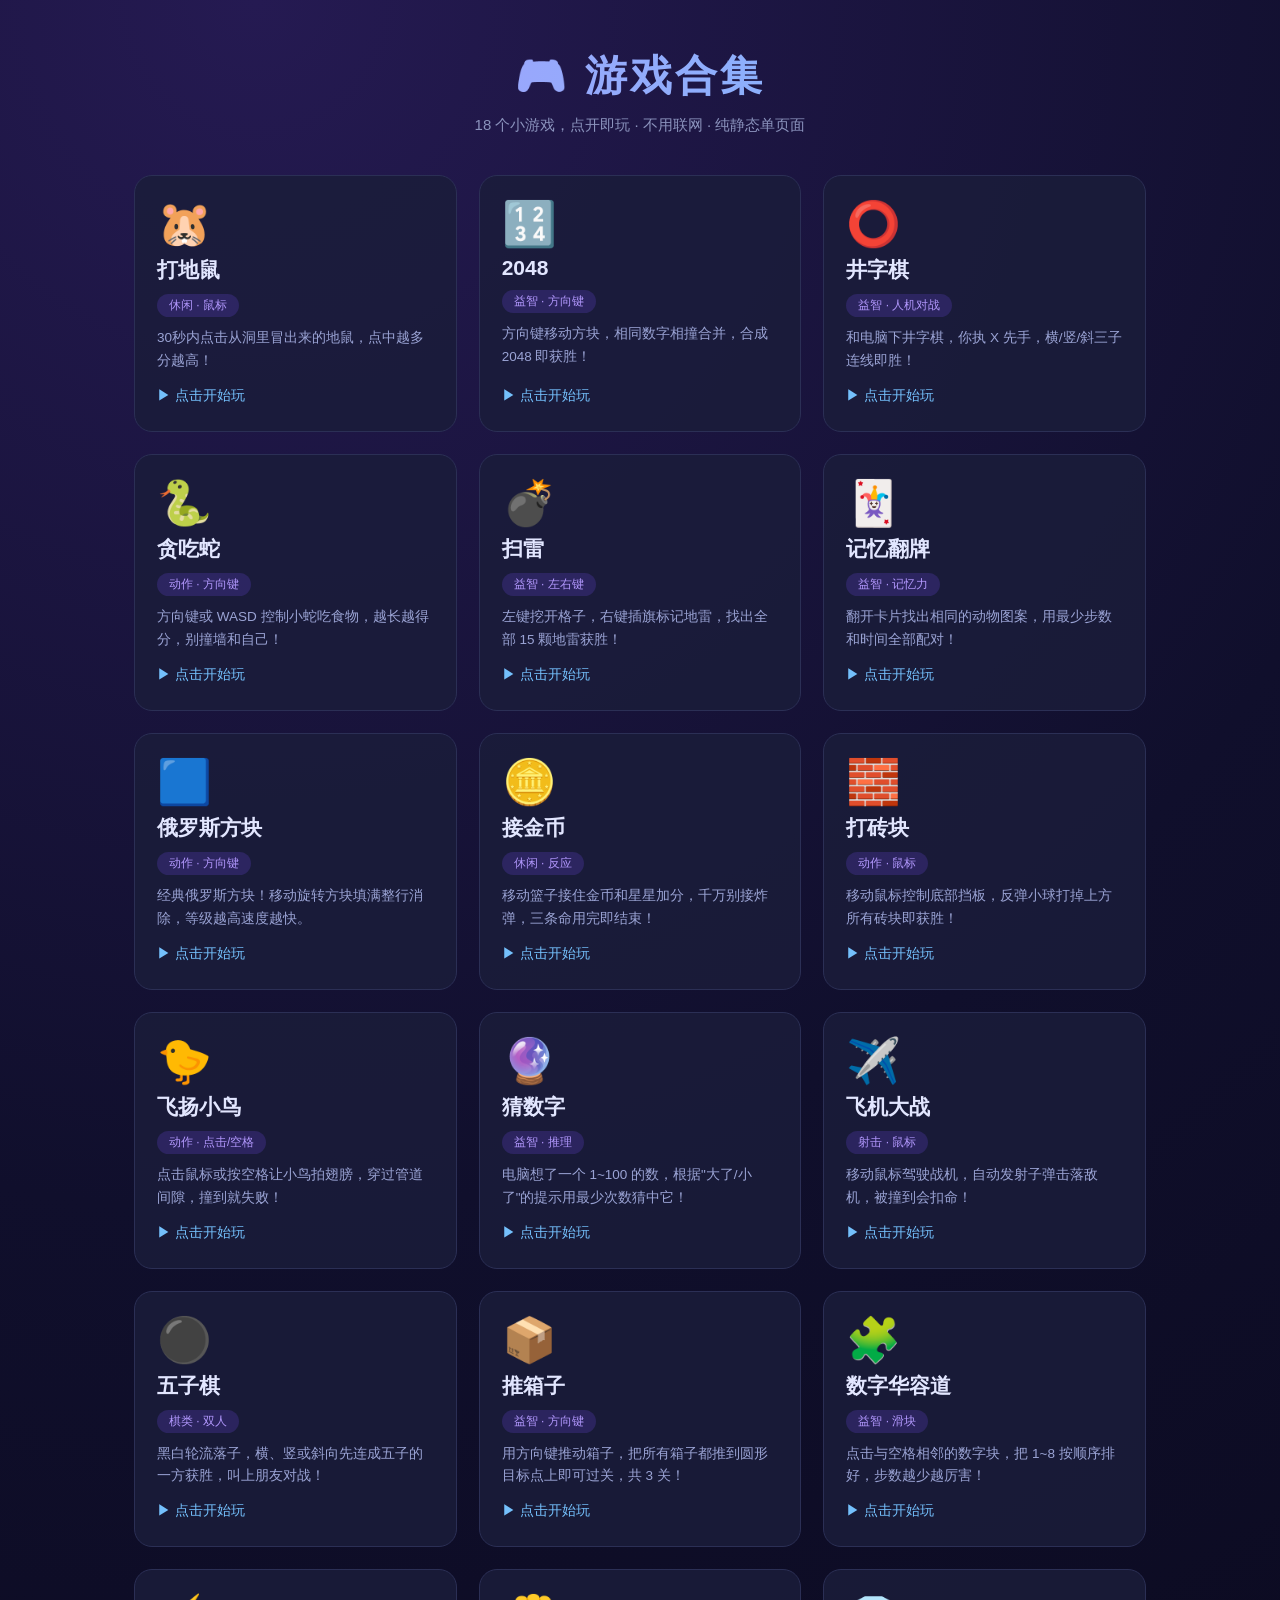
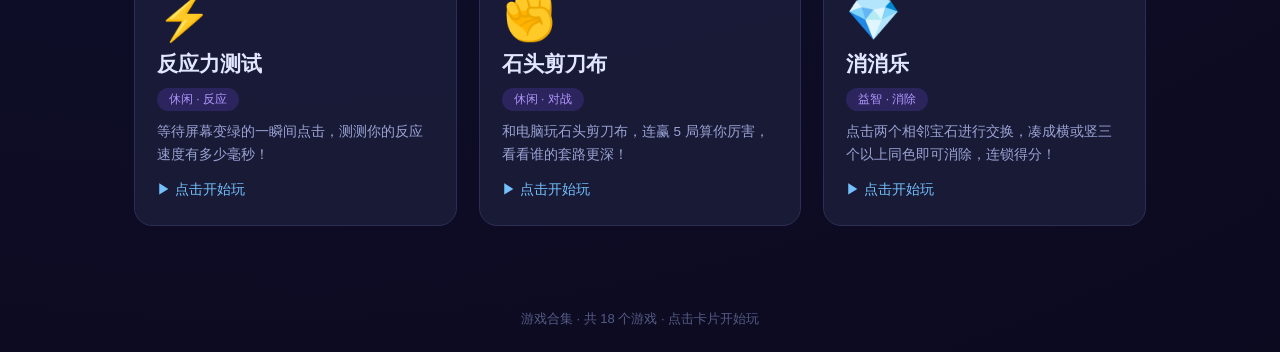
<file: index.html>
<!DOCTYPE html>
<html lang="zh-CN">
<head>
<meta charset="UTF-8">
<meta name="viewport" content="width=device-width, initial-scale=1.0">
<title>🎮 游戏合集 - 18个小游戏点开即玩</title>
<style>
  /* ============ 页面整体样式 ============ */
  * { margin: 0; padding: 0; box-sizing: border-box; }
  body {
    background: radial-gradient(circle at 20% 0%, #251a52 0%, #100f2c 55%, #0b0a1f 100%);
    min-height: 100vh;
    font-family: "Microsoft YaHei", "PingFang SC", sans-serif;
    color: #e2e6ff;
    user-select: none;
  }

  /* 顶部标题 */
  header {
    text-align: center;
    padding: 48px 20px 30px;
  }
  header h1 {
    font-size: 42px;
    background: linear-gradient(90deg, #b197fc, #74c0fc);
    -webkit-background-clip: text;
    background-clip: text;
    -webkit-text-fill-color: transparent;
    letter-spacing: 3px;
  }
  header p {
    margin-top: 12px;
    color: #8b93bd;
    font-size: 15px;
  }

  /* 游戏卡片网格 */
  main.grid {
    max-width: 1060px;
    margin: 0 auto;
    padding: 10px 24px 60px;
    display: grid;
    grid-template-columns: repeat(3, 1fr);
    gap: 22px;
  }
  @media (max-width: 900px) { main.grid { grid-template-columns: repeat(2, 1fr); } }
  @media (max-width: 600px) { main.grid { grid-template-columns: 1fr; } }

  .card {
    background: rgba(26, 29, 58, .85);
    border: 1px solid #2b2f55;
    border-radius: 18px;
    padding: 26px 22px;
    cursor: pointer;
    transition: transform .15s, box-shadow .15s, border-color .15s;
    display: flex;
    flex-direction: column;
    gap: 10px;
  }
  .card:hover {
    transform: translateY(-5px);
    border-color: #7048e8;
    box-shadow: 0 12px 30px rgba(112, 72, 232, .28);
  }
  .card-icon {
    font-size: 44px;
    line-height: 1;
  }
  .card-title {
    font-size: 21px;
    font-weight: bold;
  }
  .card-tag {
    display: inline-block;
    align-self: flex-start;
    font-size: 12px;
    padding: 3px 12px;
    border-radius: 20px;
    background: rgba(112, 72, 232, .22);
    color: #b197fc;
  }
  .card-desc {
    font-size: 13.5px;
    color: #9aa3d4;
    line-height: 1.7;
    flex: 1;
  }
  .card-play {
    margin-top: 4px;
    font-size: 14px;
    color: #74c0fc;
  }

  footer {
    text-align: center;
    color: #555c85;
    font-size: 13px;
    padding: 24px;
  }

  /* ============ 游戏运行弹窗（全屏覆盖） ============ */
  .player {
    position: fixed;
    inset: 0;
    background: #0b0a1f;
    z-index: 100;
    display: flex;
    flex-direction: column;
  }
  .player.hidden { display: none; }
  .player-bar {
    height: 54px;
    flex-shrink: 0;
    background: #141733;
    border-bottom: 1px solid #2b2f55;
    display: flex;
    align-items: center;
    gap: 18px;
    padding: 0 18px;
  }
  .back-btn {
    padding: 8px 18px;
    font-size: 14px;
    border: none;
    border-radius: 9px;
    background: linear-gradient(90deg, #7048e8, #4263eb);
    color: #fff;
    cursor: pointer;
    font-family: inherit;
  }
  .back-btn:hover { filter: brightness(1.1); }
  #playerTitle { font-size: 17px; font-weight: bold; color: #dce2ff; }
  #frame {
    flex: 1;
    width: 100%;
    border: none;
    background: #fff;
  }
</style>
</head>
<body>

  <header>
    <h1>🎮 游戏合集</h1>
    <p>18 个小游戏，点开即玩 · 不用联网 · 纯静态单页面</p>
  </header>

  <!-- 游戏卡片由下面的脚本自动生成 -->
  <main class="grid" id="grid"></main>

  <footer>游戏合集 · 共 18 个游戏 · 点击卡片开始玩</footer>

  <!-- 游戏运行容器：默认隐藏，点卡片后全屏显示 -->
  <div class="player hidden" id="player">
    <div class="player-bar">
      <button class="back-btn" id="backBtn">← 返回游戏列表</button>
      <span id="playerTitle"></span>
    </div>
    <!--
      游戏在独立沙箱 iframe 里运行：
      allow-scripts 允许游戏脚本运行；不允许同源访问，游戏之间完全隔离。
      srcdoc 在打开游戏时才填入游戏的完整 HTML 代码。
    -->
    <iframe id="frame" sandbox="allow-scripts allow-pointer-lock allow-popups"></iframe>
  </div>

<script>
/* ============================================================
   9 个游戏的数据：每个游戏都是一个完整独立的 HTML 文件内容，
   原封不动地存在 html 字段里，运行时整体放进 iframe。
   ============================================================ */
var GAMES = [

/* ---------------- 游戏 1：打地鼠 ---------------- */
{
  title: '打地鼠',
  icon: '🐹',
  tag: '休闲 · 鼠标',
  desc: '30秒内点击从洞里冒出来的地鼠，点中越多分越高！',
  color: '#7048e8',
  html: `<!DOCTYPE html>
<html lang="zh-CN">
<head>
<meta charset="utf-8">
<title>打地鼠</title>
<style>
  * { margin: 0; padding: 0; box-sizing: border-box; }
  body {
    background: linear-gradient(135deg, #1a1d3a, #2d1b4e);
    min-height: 100vh;
    display: flex;
    flex-direction: column;
    align-items: center;
    justify-content: center;
    font-family: "Microsoft YaHei", sans-serif;
    color: #fff;
    user-select: none;
  }
  h1 { font-size: 32px; margin-bottom: 10px; letter-spacing: 4px; }
  .info {
    display: flex;
    gap: 30px;
    font-size: 18px;
    margin-bottom: 20px;
  }
  .info span { color: #ffd43b; font-weight: bold; }
  .board {
    display: grid;
    grid-template-columns: repeat(3, 100px);
    grid-template-rows: repeat(3, 100px);
    gap: 14px;
  }
  .hole {
    background: radial-gradient(circle, #2c1810, #1a0f08);
    border-radius: 50%;
    position: relative;
    overflow: hidden;
    cursor: pointer;
    box-shadow: inset 0 6px 12px rgba(0,0,0,.6);
  }
  .mole {
    position: absolute;
    bottom: -70px;
    left: 50%;
    transform: translateX(-50%);
    font-size: 54px;
    transition: bottom .15s ease-out;
    pointer-events: none;
  }
  .hole.up .mole { bottom: 12px; }
  .hole.hit .mole { transform: translateX(-50%) scale(.6); opacity: .4; }
  .start-btn {
    margin-top: 24px;
    padding: 12px 36px;
    font-size: 18px;
    border: none;
    border-radius: 10px;
    background: linear-gradient(90deg, #7048e8, #4263eb);
    color: #fff;
    cursor: pointer;
    box-shadow: 0 4px 14px rgba(112,72,232,.4);
  }
  .start-btn:hover { transform: translateY(-2px); }
  .over {
    position: fixed;
    inset: 0;
    background: rgba(0,0,0,.75);
    display: none;
    align-items: center;
    justify-content: center;
    flex-direction: column;
    gap: 16px;
    font-size: 24px;
  }
  .over.show { display: flex; }
  .over h2 { font-size: 40px; color: #ffd43b; }
</style>
</head>
<body>
  <h1>🔨 打地鼠</h1>
  <div class="info">
    <div>得分：<span id="score">0</span></div>
    <div>时间：<span id="time">30</span>s</div>
  </div>
  <div class="board" id="board"></div>
  <button class="start-btn" id="startBtn">开始游戏</button>

  <div class="over" id="over">
    <h2>时间到！</h2>
    <p>你的得分：<span id="finalScore" style="color:#ffd43b;font-weight:bold;">0</span></p>
    <button class="start-btn" onclick="restart()">再玩一次</button>
  </div>

<script>
  const board = document.getElementById('board');
  const scoreEl = document.getElementById('score');
  const timeEl = document.getElementById('time');
  const over = document.getElementById('over');
  const startBtn = document.getElementById('startBtn');

  let score = 0, timeLeft = 30, timer = null, moleTimer = null, running = false;

  // 生成 9 个洞
  for (let i = 0; i < 9; i++) {
    const hole = document.createElement('div');
    hole.className = 'hole';
    hole.innerHTML = '<div class="mole">🐹</div>';
    hole.addEventListener('click', () => whack(hole));
    board.appendChild(hole);
  }

  function whack(hole) {
    if (!running || !hole.classList.contains('up') || hole.classList.contains('hit')) return;
    score++;
    scoreEl.textContent = score;
    hole.classList.add('hit');
    setTimeout(() => hole.classList.remove('hit', 'up'), 120);
  }

  function popMole() {
    const holes = document.querySelectorAll('.hole');
    // 随机选一个还没冒出地鼠的洞
    const free = Array.from(holes).filter(h => !h.classList.contains('up'));
    if (free.length === 0) return;
    const hole = free[Math.floor(Math.random() * free.length)];
    hole.classList.add('up');
    // 地鼠冒出来 0.6~1 秒后自己缩回去
    const dur = 600 + Math.random() * 400;
    setTimeout(() => hole.classList.remove('up'), dur);
  }

  function startGame() {
    score = 0;
    timeLeft = 30;
    scoreEl.textContent = 0;
    timeEl.textContent = 30;
    over.classList.remove('show');
    startBtn.style.display = 'none';
    running = true;

    timer = setInterval(() => {
      timeLeft--;
      timeEl.textContent = timeLeft;
      if (timeLeft <= 0) endGame();
    }, 1000);

    // 每隔 0.5 秒冒一只地鼠
    moleTimer = setInterval(popMole, 500);
  }

  function endGame() {
    running = false;
    clearInterval(timer);
    clearInterval(moleTimer);
    document.querySelectorAll('.hole').forEach(h => h.classList.remove('up'));
    document.getElementById('finalScore').textContent = score;
    over.classList.add('show');
    startBtn.style.display = 'block';
  }

  function restart() { startGame(); }

  startBtn.addEventListener('click', startGame);
<\/script>
</body>
</html>`
},

/* ---------------- 游戏 2：2048 ---------------- */
{
  title: '2048',
  icon: '🔢',
  tag: '益智 · 方向键',
  desc: '方向键移动方块，相同数字相撞合并，合成 2048 即获胜！',
  color: '#f59f00',
  html: `<!DOCTYPE html>
<html lang="zh-CN">
<head>
<meta charset="utf-8">
<title>2048</title>
<style>
  * { margin: 0; padding: 0; box-sizing: border-box; }
  body {
    background: #faf8ef;
    min-height: 100vh;
    display: flex;
    flex-direction: column;
    align-items: center;
    justify-content: center;
    font-family: "Microsoft YaHei", sans-serif;
    color: #776e65;
    user-select: none;
  }
  h1 { font-size: 48px; margin-bottom: 12px; color: #776e65; }
  .info { display: flex; gap: 14px; margin-bottom: 16px; align-items: center; }
  .score-box {
    background: #bbada0;
    color: #fff;
    padding: 8px 20px;
    border-radius: 6px;
    text-align: center;
    min-width: 80px;
  }
  .score-box .label { font-size: 12px; text-transform: uppercase; opacity: .85; }
  .score-box .val { font-size: 22px; font-weight: bold; }
  .board {
    background: #bbada0;
    border-radius: 8px;
    padding: 12px;
    display: grid;
    grid-template-columns: repeat(4, 80px);
    grid-template-rows: repeat(4, 80px);
    gap: 12px;
    position: relative;
  }
  .cell {
    background: rgba(238,228,218,.35);
    border-radius: 6px;
    display: flex;
    align-items: center;
    justify-content: center;
    font-size: 32px;
    font-weight: bold;
    color: #776e65;
  }
  .n2    { background: #eee4da; color: #776e65; }
  .n4    { background: #ede0c8; color: #776e65; }
  .n8    { background: #f2b179; color: #f9f6f2; }
  .n16   { background: #f59563; color: #f9f6f2; }
  .n32   { background: #f67c5f; color: #f9f6f2; }
  .n64   { background: #f65e3b; color: #f9f6f2; }
  .n128  { background: #edcf72; color: #f9f6f2; font-size: 26px; }
  .n256  { background: #edcc61; color: #f9f6f2; font-size: 26px; }
  .n512  { background: #edc850; color: #f9f6f2; font-size: 26px; }
  .n1024 { background: #edc53f; color: #f9f6f2; font-size: 20px; }
  .n2048 { background: #edc22e; color: #f9f6f2; font-size: 20px; }
  .n4096 { background: #3c3a32; color: #f9f6f2; font-size: 20px; }
  .tip { margin-top: 16px; font-size: 14px; color: #8f7a66; }
  .restart {
    margin-top: 14px;
    padding: 10px 28px;
    font-size: 16px;
    border: none;
    border-radius: 6px;
    background: #8f7a66;
    color: #f9f6f2;
    cursor: pointer;
  }
  .overlay {
    position: absolute;
    inset: 0;
    background: rgba(238,228,218,.73);
    border-radius: 8px;
    display: none;
    flex-direction: column;
    align-items: center;
    justify-content: center;
    gap: 14px;
  }
  .overlay.show { display: flex; }
  .overlay h2 { font-size: 40px; color: #776e65; }
</style>
</head>
<body>
  <h1>2048</h1>
  <div class="info">
    <div class="score-box"><div class="label">分数</div><div class="val" id="score">0</div></div>
    <div class="score-box"><div class="label">最高</div><div class="val" id="best">0</div></div>
  </div>
  <div class="board" id="board">
    <div class="overlay" id="overlay">
      <h2 id="overText">游戏结束</h2>
      <button class="restart" onclick="init()">再来一局</button>
    </div>
  </div>
  <p class="tip">用 ↑ ↓ ← → 方向键移动方块，相同数字合并，合成 2048 获胜！</p>
  <button class="restart" onclick="init()">重新开始</button>

<script>
  const board = document.getElementById('board');
  const scoreEl = document.getElementById('score');
  const bestEl = document.getElementById('best');
  const overlay = document.getElementById('overlay');
  const overText = document.getElementById('overText');

  let grid, score, best = 0, over = false, won = false;
  const cells = [];

  // 创建 16 个格子
  for (let i = 0; i < 16; i++) {
    const c = document.createElement('div');
    c.className = 'cell';
    board.appendChild(c);
    cells.push(c);
  }

  function init() {
    grid = Array(16).fill(0);
    score = 0;
    over = false;
    won = false;
    overlay.classList.remove('show');
    addRandom();
    addRandom();
    render();
  }

  // 随机在空格子里放一个 2（90%）或 4（10%）
  function addRandom() {
    const empty = [];
    for (let i = 0; i < 16; i++) if (grid[i] === 0) empty.push(i);
    if (empty.length === 0) return;
    const idx = empty[Math.floor(Math.random() * empty.length)];
    grid[idx] = Math.random() < 0.9 ? 2 : 4;
  }

  function render() {
    scoreEl.textContent = score;
    bestEl.textContent = best;
    for (let i = 0; i < 16; i++) {
      const v = grid[i];
      cells[i].className = 'cell' + (v ? ' n' + v : '');
      cells[i].textContent = v || '';
    }
  }

  // 把一行/列向左压缩合并，返回新数组和获得的分数
  function slide(row) {
    let arr = row.filter(v => v);       // 去掉 0
    let gained = 0;
    for (let i = 0; i < arr.length - 1; i++) {
      if (arr[i] === arr[i + 1]) {
        arr[i] *= 2;
        gained += arr[i];
        if (arr[i] === 2048 && !won) { won = true; }
        arr.splice(i + 1, 1);
      }
    }
    while (arr.length < 4) arr.push(0);
    return { row: arr, gained };
  }

  function move(dir) {
    if (over) return;
    const before = grid.join(',');
    let totalGain = 0;

    // 把 4x4 网格按方向拆成 4 行来处理
    for (let i = 0; i < 4; i++) {
      let idx;
      if (dir === 'left')  idx = [i*4, i*4+1, i*4+2, i*4+3];
      if (dir === 'right') idx = [i*4+3, i*4+2, i*4+1, i*4];
      if (dir === 'up')    idx = [i, i+4, i+8, i+12];
      if (dir === 'down')  idx = [i+12, i+8, i+4, i];

      const row = idx.map(p => grid[p]);
      const { row: nr, gained } = slide(row);
      totalGain += gained;
      idx.forEach((p, j) => grid[p] = nr[j]);
    }

    // 如果有变化，加分并生成新方块
    if (grid.join(',') !== before) {
      score += totalGain;
      if (score > best) best = score;
      addRandom();
      render();
      checkOver();
    }
  }

  function checkOver() {
    if (won) {
      overText.textContent = '🎉 你赢了！合成 2048！';
      overlay.classList.add('show');
      over = true;
      return;
    }
    // 还有空格就没结束
    if (grid.includes(0)) return;
    // 检查是否还能合并
    for (let i = 0; i < 16; i++) {
      const v = grid[i];
      if ((i + 1) % 4 !== 0 && grid[i+1] === v) return;
      if (i + 4 < 16 && grid[i+4] === v) return;
    }
    overText.textContent = '游戏结束';
    overlay.classList.add('show');
    over = true;
  }

  document.addEventListener('keydown', e => {
    const map = { ArrowLeft:'left', ArrowRight:'right', ArrowUp:'up', ArrowDown:'down' };
    if (map[e.key]) { e.preventDefault(); move(map[e.key]); }
  });

  init();
<\/script>
</body>
</html>`
},

/* ---------------- 游戏 3：井字棋 ---------------- */
{
  title: '井字棋',
  icon: '⭕',
  tag: '益智 · 人机对战',
  desc: '和电脑下井字棋，你执 X 先手，横/竖/斜三子连线即胜！',
  color: '#e94560',
  html: `<!DOCTYPE html>
<html lang="zh-CN">
<head>
<meta charset="utf-8">
<title>井字棋</title>
<style>
  * { margin: 0; padding: 0; box-sizing: border-box; }
  body {
    background: linear-gradient(135deg, #0f3460, #16213e);
    min-height: 100vh;
    display: flex;
    flex-direction: column;
    align-items: center;
    justify-content: center;
    font-family: "Microsoft YaHei", sans-serif;
    color: #fff;
    user-select: none;
  }
  h1 { font-size: 32px; margin-bottom: 10px; }
  .status { font-size: 18px; margin-bottom: 18px; height: 26px; }
  .board {
    display: grid;
    grid-template-columns: repeat(3, 90px);
    grid-template-rows: repeat(3, 90px);
    gap: 8px;
    background: #1a1a2e;
    padding: 8px;
    border-radius: 12px;
  }
  .cell {
    background: #16213e;
    border-radius: 8px;
    display: flex;
    align-items: center;
    justify-content: center;
    font-size: 48px;
    font-weight: bold;
    cursor: pointer;
    transition: background .15s;
  }
  .cell:hover:not(.taken) { background: #1f3460; }
  .cell.x { color: #e94560; }
  .cell.o { color: #00d4ff; }
  .cell.win { background: #0f3460; animation: pulse .6s infinite alternate; }
  @keyframes pulse { from { transform: scale(1); } to { transform: scale(1.05); } }
  .info { display: flex; gap: 30px; margin-top: 18px; font-size: 15px; }
  .info span { color: #e94560; font-weight: bold; }
  .info span.o { color: #00d4ff; }
  button {
    margin-top: 18px;
    padding: 10px 28px;
    font-size: 16px;
    border: none;
    border-radius: 8px;
    background: #e94560;
    color: #fff;
    cursor: pointer;
  }
  button:hover { opacity: .85; }
</style>
</head>
<body>
  <h1>⭕ 井字棋 ❌</h1>
  <div class="status" id="status">你是 X，先走一步！</div>
  <div class="board" id="board"></div>
  <div class="info">
    <div>你 (X)：<span id="px">0</span> 胜</div>
    <div>电脑 (O)：<span class="o" id="po">0</span> 胜</div>
  </div>
  <button onclick="reset()">重新开始</button>

<script>
  const board = document.getElementById('board');
  const statusEl = document.getElementById('status');
  const pxEl = document.getElementById('px');
  const poEl = document.getElementById('po');
  let cells, boardState, over, px = 0, po = 0;
  const WINS = [[0,1,2],[3,4,5],[6,7,8],[0,3,6],[1,4,7],[2,5,8],[0,4,8],[2,4,6]];

  function init() {
    cells = [];
    boardState = Array(9).fill('');
    over = false;
    board.innerHTML = '';
    for (let i = 0; i < 9; i++) {
      const c = document.createElement('div');
      c.className = 'cell';
      c.addEventListener('click', () => play(i));
      board.appendChild(c);
      cells.push(c);
    }
    statusEl.textContent = '你是 X，先走一步！';
  }

  function play(i) {
    if (over || boardState[i] !== '') return;
    boardState[i] = 'X';
    cells[i].textContent = 'X';
    cells[i].classList.add('x', 'taken');
    if (checkWin('X')) return end('你赢了！🎉', 'X');
    if (boardState.every(v => v)) return end('平局！', null);
    statusEl.textContent = '电脑思考中...';
    setTimeout(aiMove, 400);
  }

  // 简单 AI：优先赢，其次堵，否则随机
  function aiMove() {
    if (over) return;
    let move = findWin('O') ?? findWin('X') ?? randomEmpty();
    boardState[move] = 'O';
    cells[move].textContent = 'O';
    cells[move].classList.add('o', 'taken');
    if (checkWin('O')) return end('电脑赢了！🤖', 'O');
    if (boardState.every(v => v)) return end('平局！', null);
    statusEl.textContent = '轮到你了，下 X';
  }

  function findWin(p) {
    for (const [a, b, c] of WINS) {
      const line = [boardState[a], boardState[b], boardState[c]];
      if (line.filter(v => v === p).length === 2 && line.includes('')) {
        return [a, b, c][line.indexOf('')];
      }
    }
    return null;
  }

  function randomEmpty() {
    const e = boardState.map((v, i) => v === '' ? i : -1).filter(i => i >= 0);
    return e[Math.floor(Math.random() * e.length)];
  }

  function checkWin(p) {
    for (const line of WINS) {
      if (line.every(i => boardState[i] === p)) {
        line.forEach(i => cells[i].classList.add('win'));
        return true;
      }
    }
    return false;
  }

  function end(msg, winner) {
    over = true;
    statusEl.textContent = msg;
    if (winner === 'X') { px++; pxEl.textContent = px; }
    if (winner === 'O') { po++; poEl.textContent = po; }
  }

  function reset() { init(); }
  init();
<\/script>
</body>
</html>`
},

/* ---------------- 游戏 4：贪吃蛇 ---------------- */
{
  title: '贪吃蛇',
  icon: '🐍',
  tag: '动作 · 方向键',
  desc: '方向键或 WASD 控制小蛇吃食物，越长越得分，别撞墙和自己！',
  color: '#2f9e44',
  html: `<!DOCTYPE html>
<html lang="zh-CN">
<head>
<meta charset="utf-8">
<title>贪吃蛇</title>
<style>
  * { margin: 0; padding: 0; box-sizing: border-box; }
  body {
    background: #1a1a2e;
    min-height: 100vh;
    display: flex;
    flex-direction: column;
    align-items: center;
    justify-content: center;
    font-family: "Microsoft YaHei", sans-serif;
    color: #fff;
    user-select: none;
  }
  h1 { font-size: 30px; margin-bottom: 12px; color: #4ade80; }
  .info { display: flex; gap: 24px; font-size: 18px; margin-bottom: 14px; }
  .info span { color: #fbbf24; font-weight: bold; }
  canvas {
    background: #0f0f1e;
    border: 2px solid #4ade80;
    border-radius: 8px;
    box-shadow: 0 0 20px rgba(74,222,128,.3);
  }
  .tip { margin-top: 14px; font-size: 14px; color: #94a3b8; }
  button {
    margin-top: 12px;
    padding: 10px 28px;
    font-size: 16px;
    border: none;
    border-radius: 8px;
    background: #4ade80;
    color: #0f0f1e;
    cursor: pointer;
    font-weight: bold;
  }
  button:hover { opacity: .85; }
  .over {
    position: fixed;
    inset: 0;
    background: rgba(0,0,0,.7);
    display: none;
    align-items: center;
    justify-content: center;
    flex-direction: column;
    gap: 14px;
  }
  .over.show { display: flex; }
  .over h2 { font-size: 36px; color: #f87171; }
</style>
</head>
<body>
  <h1>🐍 贪吃蛇</h1>
  <div class="info">
    <div>得分：<span id="score">0</span></div>
    <div>最高：<span id="best">0</span></div>
  </div>
  <canvas id="game" width="400" height="400"></canvas>
  <p class="tip">用 ↑ ↓ ← → 或 W A S D 控制方向，吃到食物加分，撞墙或撞自己就死</p>
  <button onclick="restart()">开始 / 重来</button>

  <div class="over" id="over">
    <h2>游戏结束</h2>
    <p>得分：<span id="final" style="color:#fbbf24;font-weight:bold;font-size:24px;">0</span></p>
    <button onclick="restart()">再来一局</button>
  </div>

<script>
  const canvas = document.getElementById('game');
  const ctx = canvas.getContext('2d');
  const SIZE = 20, COLS = canvas.width / SIZE, ROWS = canvas.height / SIZE;
  let snake, dir, nextDir, food, score, best = 0, timer, over;

  function init() {
    snake = [{x: 10, y: 10}, {x: 9, y: 10}, {x: 8, y: 10}];
    dir = {x: 1, y: 0};
    nextDir = dir;
    score = 0;
    over = false;
    document.getElementById('over').classList.remove('show');
    placeFood();
    updateScore();
  }

  function placeFood() {
    while (true) {
      const f = { x: Math.floor(Math.random() * COLS), y: Math.floor(Math.random() * ROWS) };
      if (!snake.some(s => s.x === f.x && s.y === f.y)) { food = f; return; }
    }
  }

  function updateScore() {
    document.getElementById('score').textContent = score;
    if (score > best) { best = score; document.getElementById('best').textContent = best; }
  }

  function tick() {
    if (over) return;
    dir = nextDir;
    const head = { x: snake[0].x + dir.x, y: snake[0].y + dir.y };

    // 撞墙
    if (head.x < 0 || head.x >= COLS || head.y < 0 || head.y >= ROWS) return gameOver();
    // 撞自己
    if (snake.some(s => s.x === head.x && s.y === head.y)) return gameOver();

    snake.unshift(head);
    if (head.x === food.x && head.y === food.y) {
      score += 10;
      updateScore();
      placeFood();
    } else {
      snake.pop();
    }
    draw();
  }

  function draw() {
    ctx.fillStyle = '#0f0f1e';
    ctx.fillRect(0, 0, canvas.width, canvas.height);

    // 食物
    ctx.fillStyle = '#f87171';
    ctx.beginPath();
    ctx.arc(food.x * SIZE + SIZE/2, food.y * SIZE + SIZE/2, SIZE/2 - 2, 0, Math.PI*2);
    ctx.fill();

    // 蛇
    snake.forEach((s, i) => {
      ctx.fillStyle = i === 0 ? '#4ade80' : '#22c55e';
      ctx.fillRect(s.x * SIZE + 1, s.y * SIZE + 1, SIZE - 2, SIZE - 2);
    });
  }

  function gameOver() {
    over = true;
    clearInterval(timer);
    document.getElementById('final').textContent = score;
    document.getElementById('over').classList.add('show');
  }

  function restart() {
    clearInterval(timer);
    init();
    draw();
    timer = setInterval(tick, 110);
  }

  document.addEventListener('keydown', e => {
    const k = e.key.toLowerCase();
    if ((k === 'arrowup' || k === 'w') && dir.y !== 1) nextDir = {x:0,y:-1};
    if ((k === 'arrowdown' || k === 's') && dir.y !== -1) nextDir = {x:0,y:1};
    if ((k === 'arrowleft' || k === 'a') && dir.x !== 1) nextDir = {x:-1,y:0};
    if ((k === 'arrowright' || k === 'd') && dir.x !== -1) nextDir = {x:1,y:0};
  });

  init();
  draw();
  timer = setInterval(tick, 110);
<\/script>
</body>
</html>`
},

/* ---------------- 游戏 5：扫雷 ---------------- */
{
  title: '扫雷',
  icon: '💣',
  tag: '益智 · 左右键',
  desc: '左键挖开格子，右键插旗标记地雷，找出全部 15 颗地雷获胜！',
  color: '#f08c00',
  html: `<!DOCTYPE html>
<html lang="zh-CN">
<head>
<meta charset="utf-8">
<title>扫雷</title>
<style>
  * { margin: 0; padding: 0; box-sizing: border-box; }
  body {
    background: #1e293b;
    min-height: 100vh;
    display: flex;
    flex-direction: column;
    align-items: center;
    justify-content: center;
    font-family: "Microsoft YaHei", sans-serif;
    color: #e2e8f0;
    user-select: none;
  }
  h1 { font-size: 30px; margin-bottom: 14px; color: #fbbf24; }
  .info { display: flex; gap: 24px; font-size: 18px; margin-bottom: 14px; }
  .info span { color: #f87171; font-weight: bold; }
  .board {
    display: grid;
    grid-template-columns: repeat(10, 34px);
    gap: 2px;
    background: #334155;
    padding: 6px;
    border-radius: 8px;
  }
  .cell {
    width: 34px; height: 34px;
    background: #64748b;
    display: flex;
    align-items: center;
    justify-content: center;
    font-weight: bold;
    font-size: 18px;
    cursor: pointer;
    border-radius: 4px;
    transition: background .1s;
  }
  .cell:hover:not(.open) { background: #94a3b8; }
  .cell.open { background: #1e293b; cursor: default; }
  .cell.mine { background: #ef4444; }
  .cell.flag::before { content: '🚩'; }
  .n1 { color: #60a5fa; }
  .n2 { color: #4ade80; }
  .n3 { color: #f87171; }
  .n4 { color: #a78bfa; }
  .n5 { color: #fb923c; }
  .n6 { color: #22d3ee; }
  .n7 { color: #e2e8f0; }
  .n8 { color: #94a3b8; }
  .tip { margin-top: 14px; font-size: 14px; color: #94a3b8; text-align: center; line-height: 1.8; }
  button {
    margin-top: 14px;
    padding: 10px 28px;
    font-size: 16px;
    border: none;
    border-radius: 8px;
    background: #fbbf24;
    color: #1e293b;
    cursor: pointer;
    font-weight: bold;
  }
  button:hover { opacity: .85; }
  .over { margin-top: 16px; font-size: 22px; font-weight: bold; min-height: 30px; }
  .win { color: #4ade80; }
  .lose { color: #f87171; }
</style>
</head>
<body>
  <h1>💣 扫雷</h1>
  <div class="info">
    <div>剩余地雷：<span id="mines">15</span></div>
    <div>用时：<span id="time">0</span>s</div>
  </div>
  <div class="board" id="board" oncontextmenu="return false;"></div>
  <p class="tip">左键挖开格子，右键插旗标记地雷<br>数字表示周围 8 格里有几个地雷</p>
  <button onclick="init()">重新开始</button>
  <div class="over" id="overMsg"></div>

<script>
  const board = document.getElementById('board');
  const minesEl = document.getElementById('mines');
  const timeEl = document.getElementById('time');
  const overMsg = document.getElementById('overMsg');
  const W = 10, H = 10, MINE_COUNT = 15;
  let grid, opened, flagged, over, firstClick, timer, seconds;

  function init() {
    grid = [];
    opened = Array.from({length: H}, () => Array(W).fill(false));
    flagged = Array.from({length: H}, () => Array(W).fill(false));
    over = false;
    firstClick = true;
    seconds = 0;
    timeEl.textContent = 0;
    overMsg.textContent = '';
    overMsg.className = 'over';
    minesEl.textContent = MINE_COUNT;
    clearInterval(timer);

    // 初始化空网格（第一次点击后才布雷，保证第一下安全）
    for (let y = 0; y < H; y++) {
      grid[y] = [];
      for (let x = 0; x < W; x++) grid[y][x] = 0;
    }
    render();
  }

  function placeMines(safeX, safeY) {
    let placed = 0;
    while (placed < MINE_COUNT) {
      const x = Math.floor(Math.random() * W);
      const y = Math.floor(Math.random() * H);
      // 不在第一次点击的位置及其周围布雷
      if (Math.abs(x - safeX) <= 1 && Math.abs(y - safeY) <= 1) continue;
      if (grid[y][x] === -1) continue;
      grid[y][x] = -1;
      placed++;
    }
    // 计算每个格子周围的地雷数
    for (let y = 0; y < H; y++) {
      for (let x = 0; x < W; x++) {
        if (grid[y][x] === -1) continue;
        let n = 0;
        for (let dy = -1; dy <= 1; dy++)
          for (let dx = -1; dx <= 1; dx++) {
            const nx = x+dx, ny = y+dy;
            if (nx>=0 && nx<W && ny>=0 && ny<H && grid[ny][nx] === -1) n++;
          }
        grid[y][x] = n;
      }
    }
  }

  function render() {
    board.innerHTML = '';
    for (let y = 0; y < H; y++) {
      for (let x = 0; x < W; x++) {
        const c = document.createElement('div');
        c.className = 'cell';
        if (opened[y][x]) {
          c.classList.add('open');
          if (grid[y][x] === -1) { c.classList.add('mine'); c.textContent = '💣'; }
          else if (grid[y][x] > 0) { c.textContent = grid[y][x]; c.classList.add('n' + grid[y][x]); }
        } else if (flagged[y][x]) {
          c.classList.add('flag');
        }
        c.addEventListener('click', () => open(x, y));
        c.addEventListener('contextmenu', e => { e.preventDefault(); toggleFlag(x, y); });
        board.appendChild(c);
      }
    }
  }

  function open(x, y) {
    if (over || opened[y][x] || flagged[y][x]) return;
    if (firstClick) {
      placeMines(x, y);
      firstClick = false;
      timer = setInterval(() => { seconds++; timeEl.textContent = seconds; }, 1000);
    }
    opened[y][x] = true;
    if (grid[y][x] === -1) return gameOver(false);
    // 空格：自动展开周围
    if (grid[y][x] === 0) {
      for (let dy = -1; dy <= 1; dy++)
        for (let dx = -1; dx <= 1; dx++) {
          const nx = x+dx, ny = y+dy;
          if (nx>=0 && nx<W && ny>=0 && ny<H && !opened[ny][nx]) open(nx, ny);
        }
    }
    render();
    checkWin();
  }

  function toggleFlag(x, y) {
    if (over || opened[y][x]) return;
    flagged[y][x] = !flagged[y][x];
    const flagCount = flagged.flat().filter(Boolean).length;
    minesEl.textContent = MINE_COUNT - flagCount;
    render();
  }

  function checkWin() {
    let unopened = 0;
    for (let y = 0; y < H; y++)
      for (let x = 0; x < W; x++)
        if (!opened[y][x]) unopened++;
    if (unopened === MINE_COUNT) gameOver(true);
  }

  function gameOver(won) {
    over = true;
    clearInterval(timer);
    // 显示所有地雷
    for (let y = 0; y < H; y++)
      for (let x = 0; x < W; x++)
        if (grid[y][x] === -1) opened[y][x] = true;
    render();
    overMsg.textContent = won ? '🎉 恭喜，扫雷成功！' : '💥 踩到地雷了！';
    overMsg.className = 'over ' + (won ? 'win' : 'lose');
  }

  init();
<\/script>
</body>
</html>`
},

/* ---------------- 游戏 6：记忆翻牌 ---------------- */
{
  title: '记忆翻牌',
  icon: '🃏',
  tag: '益智 · 记忆力',
  desc: '翻开卡片找出相同的动物图案，用最少步数和时间全部配对！',
  color: '#9c36b5',
  html: `<!DOCTYPE html>
<html lang="zh-CN">
<head>
<meta charset="utf-8">
<title>记忆翻牌</title>
<style>
  * { margin: 0; padding: 0; box-sizing: border-box; }
  body {
    background: linear-gradient(135deg, #4c1d95, #1e1b4b);
    min-height: 100vh;
    display: flex;
    flex-direction: column;
    align-items: center;
    justify-content: center;
    font-family: "Microsoft YaHei", sans-serif;
    color: #fff;
    user-select: none;
  }
  h1 { font-size: 30px; margin-bottom: 12px; }
  .info { display: flex; gap: 26px; font-size: 17px; margin-bottom: 16px; }
  .info span { color: #fbbf24; font-weight: bold; }
  .board {
    display: grid;
    grid-template-columns: repeat(4, 82px);
    gap: 12px;
  }
  .card {
    width: 82px; height: 82px;
    perspective: 600px;
    cursor: pointer;
  }
  .card-inner {
    position: relative;
    width: 100%; height: 100%;
    transition: transform .4s;
    transform-style: preserve-3d;
  }
  /* 翻开或配对成功时翻转 */
  .card.flipped .card-inner,
  .card.matched .card-inner { transform: rotateY(180deg); }
  .card-front, .card-back {
    position: absolute;
    inset: 0;
    border-radius: 12px;
    display: flex;
    align-items: center;
    justify-content: center;
    font-size: 40px;
    backface-visibility: hidden;
  }
  .card-front {
    background: linear-gradient(135deg, #7c3aed, #4f46e5);
    font-size: 34px;
    box-shadow: 0 4px 10px rgba(0,0,0,.3);
  }
  .card-front:hover { filter: brightness(1.15); }
  .card-back {
    background: #f5f3ff;
    transform: rotateY(180deg);
  }
  /* 配对成功的卡片变绿 */
  .card.matched .card-back { background: #bbf7d0; }
  .tip { margin-top: 18px; font-size: 14px; color: #c4b5fd; }
  button {
    margin-top: 12px;
    padding: 10px 28px;
    font-size: 16px;
    border: none;
    border-radius: 8px;
    background: #fbbf24;
    color: #1e1b4b;
    font-weight: bold;
    cursor: pointer;
  }
  button:hover { opacity: .85; }
  .win-msg {
    margin-top: 14px;
    font-size: 22px;
    font-weight: bold;
    color: #4ade80;
    min-height: 30px;
  }
</style>
</head>
<body>
  <h1>🃏 记忆翻牌</h1>
  <div class="info">
    <div>翻牌次数：<span id="moves">0</span></div>
    <div>用时：<span id="time">0</span>s</div>
    <div>已配对：<span id="pairs">0</span>/8</div>
  </div>
  <div class="board" id="board"></div>
  <div class="win-msg" id="winMsg"></div>
  <button onclick="init()">重新开始</button>
  <p class="tip">每次翻开两张牌，图案相同就配对成功，全部配对即获胜！</p>

<script>
  const board = document.getElementById('board');
  const movesEl = document.getElementById('moves');
  const timeEl = document.getElementById('time');
  const pairsEl = document.getElementById('pairs');
  const winMsg = document.getElementById('winMsg');

  // 8 种动物图案，每种出现 2 次
  const EMOJIS = ['🐶','🐱','🦊','🐼','🐸','🐵','🐰','🦁'];

  let order;          // 16 张牌的图案顺序
  let flipped;        // 当前翻开的牌（最多 2 张）
  let lock;           // 判断两张牌是否正在处理中（防止乱点）
  let moves;          // 翻牌次数
  let matchedPairs;   // 已配对数
  let seconds, timer, started;

  // 洗牌：把数组随机打乱
  function shuffle(arr) {
    for (let i = arr.length - 1; i > 0; i--) {
      const j = Math.floor(Math.random() * (i + 1));
      [arr[i], arr[j]] = [arr[j], arr[i]];
    }
    return arr;
  }

  function init() {
    order = shuffle(EMOJIS.concat(EMOJIS));  // 每种图案复制成两张再洗
    flipped = [];
    lock = false;
    moves = 0;
    matchedPairs = 0;
    seconds = 0;
    started = false;
    clearInterval(timer);
    movesEl.textContent = 0;
    timeEl.textContent = 0;
    pairsEl.textContent = 0;
    winMsg.textContent = '';
    render();
  }

  function render() {
    board.innerHTML = '';
    order.forEach((emoji, i) => {
      const card = document.createElement('div');
      card.className = 'card';
      card.innerHTML =
        '<div class="card-inner">' +
          '<div class="card-front">❓</div>' +
          '<div class="card-back">' + emoji + '</div>' +
        '</div>';
      card.addEventListener('click', () => flip(i, card));
      board.appendChild(card);
    });
  }

  function flip(i, cardEl) {
    // 正在判定、已经翻开、已经配对的牌不能再点
    if (lock || cardEl.classList.contains('flipped') || cardEl.classList.contains('matched')) return;

    // 第一次翻牌时开始计时
    if (!started) {
      started = true;
      timer = setInterval(() => { seconds++; timeEl.textContent = seconds; }, 1000);
    }

    cardEl.classList.add('flipped');
    flipped.push({ i, el: cardEl });

    // 翻开第二张时判定是否相同
    if (flipped.length === 2) {
      moves++;
      movesEl.textContent = moves;
      lock = true;   // 锁定，等判定结束才能继续点

      const [a, b] = flipped;
      if (order[a.i] === order[b.i]) {
        // 图案相同：配对成功
        setTimeout(() => {
          a.el.classList.add('matched');
          b.el.classList.add('matched');
          matchedPairs++;
          pairsEl.textContent = matchedPairs;
          flipped = [];
          lock = false;
          if (matchedPairs === 8) win();
        }, 350);
      } else {
        // 图案不同：停顿一下翻回去
        setTimeout(() => {
          a.el.classList.remove('flipped');
          b.el.classList.remove('flipped');
          flipped = [];
          lock = false;
        }, 800);
      }
    }
  }

  function win() {
    clearInterval(timer);
    winMsg.textContent = '🎉 全部配对！用了 ' + moves + ' 步、' + seconds + ' 秒';
  }

  init();
<\/script>
</body>
</html>`
},

/* ---------------- 游戏 7：俄罗斯方块 ---------------- */
{
  title: '俄罗斯方块',
  icon: '🟦',
  tag: '动作 · 方向键',
  desc: '经典俄罗斯方块！移动旋转方块填满整行消除，等级越高速度越快。',
  color: '#1c7ed6',
  html: `<!DOCTYPE html>
<html lang="zh-CN">
<head>
<meta charset="utf-8">
<title>俄罗斯方块</title>
<style>
  * { margin: 0; padding: 0; box-sizing: border-box; }
  body {
    background: #0f172a;
    min-height: 100vh;
    display: flex;
    flex-direction: column;
    align-items: center;
    justify-content: center;
    font-family: "Microsoft YaHei", sans-serif;
    color: #e2e8f0;
    user-select: none;
  }
  h1 { font-size: 28px; margin-bottom: 12px; color: #38bdf8; }
  .wrap { display: flex; gap: 20px; align-items: flex-start; }
  canvas {
    background: #1e293b;
    border: 2px solid #38bdf8;
    border-radius: 8px;
    box-shadow: 0 0 18px rgba(56,189,248,.25);
  }
  .side { font-size: 15px; line-height: 2; padding-top: 8px; }
  .side b { color: #fbbf24; font-size: 20px; }
  .tip { margin-top: 14px; font-size: 13px; color: #94a3b8; text-align: center; line-height: 1.8; }
  button {
    margin-top: 10px;
    padding: 9px 24px;
    font-size: 15px;
    border: none;
    border-radius: 8px;
    background: #38bdf8;
    color: #0f172a;
    font-weight: bold;
    cursor: pointer;
  }
  button:hover { opacity: .85; }
</style>
</head>
<body>
  <h1>🟦 俄罗斯方块</h1>
  <div class="wrap">
    <canvas id="game" width="260" height="520"></canvas>
    <div class="side">
      得分：<b id="score">0</b><br>
      消行：<b id="lines">0</b><br>
      等级：<b id="level">1</b><br>
      <button onclick="restart()">重新开始</button>
    </div>
  </div>
  <p class="tip">← → 左右移动 ｜ ↑ 旋转 ｜ ↓ 加速下落 ｜ 空格直接落底<br>先点一下游戏区域获取键盘焦点</p>

<script>
  const canvas = document.getElementById('game');
  const ctx = canvas.getContext('2d');

  const COLS = 10, ROWS = 20, SIZE = 26;

  // 7 种经典方块形状（1 表示有方块）
  const SHAPES = {
    I: [[1,1,1,1]],
    O: [[1,1],[1,1]],
    T: [[0,1,0],[1,1,1]],
    S: [[0,1,1],[1,1,0]],
    Z: [[1,1,0],[0,1,1]],
    J: [[1,0,0],[1,1,1]],
    L: [[0,0,1],[1,1,1]]
  };
  // 每种方块的颜色
  const COLORS = {
    I: '#22d3ee', O: '#facc15', T: '#c084fc',
    S: '#4ade80', Z: '#f87171', J: '#60a5fa', L: '#fb923c'
  };

  let grid;          // 20 行 10 列的场地，存颜色或 null
  let piece;         // 当前方块 { shape, color, x, y }
  let score, lines, level;
  let over;
  let dropInterval;  // 下落间隔（毫秒），等级越高越快
  let lastTime, dropTimer, rafId;

  function newGrid() {
    return Array.from({ length: ROWS }, () => Array(COLS).fill(null));
  }

  // 随机生成一个新方块，从顶部中间出现
  function spawn() {
    const keys = Object.keys(SHAPES);
    const name = keys[Math.floor(Math.random() * keys.length)];
    const shape = SHAPES[name].map(row => row.slice());
    piece = {
      shape: shape,
      color: COLORS[name],
      x: Math.floor((COLS - shape[0].length) / 2),
      y: 0
    };
    // 一出现就碰撞，说明顶部堆满了 → 游戏结束
    if (collide(piece.shape, piece.x, piece.y)) gameOver();
  }

  // 检查形状放在 (x,y) 是否会碰撞（出界或压到已有方块）
  function collide(shape, x, y) {
    for (let r = 0; r < shape.length; r++) {
      for (let c = 0; c < shape[r].length; c++) {
        if (!shape[r][c]) continue;
        const nx = x + c, ny = y + r;
        if (nx < 0 || nx >= COLS || ny >= ROWS) return true;   // 左右或底部出界
        if (ny >= 0 && grid[ny][nx]) return true;              // 压到方块
      }
    }
    return false;
  }

  // 把当前方块固定到场地里
  function merge() {
    piece.shape.forEach((row, r) => {
      row.forEach((v, c) => {
        if (v && piece.y + r >= 0) grid[piece.y + r][piece.x + c] = piece.color;
      });
    });
  }

  // 消掉填满的整行
  function clearLines() {
    let cleared = 0;
    for (let r = ROWS - 1; r >= 0; r--) {
      if (grid[r].every(v => v)) {
        grid.splice(r, 1);                    // 删除这一行
        grid.unshift(Array(COLS).fill(null)); // 顶部补一空行
        cleared++;
        r++;                                   // 同一位置要重新检查
      }
    }
    if (cleared > 0) {
      // 一次消的行越多，得分越高（再乘上等级）
      const points = [0, 100, 300, 500, 800][cleared] * level;
      score += points;
      lines += cleared;
      level = Math.floor(lines / 10) + 1;                 // 每消 10 行升一级
      dropInterval = Math.max(120, 800 - (level - 1) * 70); // 升级后下落更快
      updateInfo();
    }
  }

  function move(dx) {
    if (!collide(piece.shape, piece.x + dx, piece.y)) piece.x += dx;
  }

  // 下落一格；落到底时固定并生成新方块
  function drop() {
    if (!collide(piece.shape, piece.x, piece.y + 1)) {
      piece.y++;
    } else {
      merge();
      clearLines();
      spawn();
    }
    dropTimer = 0;
  }

  // 空格：直接落到底
  function hardDrop() {
    while (!collide(piece.shape, piece.x, piece.y + 1)) piece.y++;
    drop();
  }

  // 旋转矩阵 90 度
  function rotateMatrix(m) {
    const rows = m.length, cols = m[0].length;
    const result = Array.from({ length: cols }, () => Array(rows).fill(0));
    for (let r = 0; r < rows; r++)
      for (let c = 0; c < cols; c++)
        result[c][rows - 1 - r] = m[r][c];
    return result;
  }

  // 旋转，如果靠墙就尝试左右挪一下（简单的"墙踢"）
  function rotatePiece() {
    const rotated = rotateMatrix(piece.shape);
    const kicks = [0, -1, 1, -2, 2];
    for (const k of kicks) {
      if (!collide(rotated, piece.x + k, piece.y)) {
        piece.shape = rotated;
        piece.x += k;
        return;
      }
    }
  }

  function draw() {
    // 背景
    ctx.fillStyle = '#1e293b';
    ctx.fillRect(0, 0, canvas.width, canvas.height);

    // 网格线（淡淡的）
    ctx.strokeStyle = 'rgba(148,163,184,.12)';
    for (let x = 0; x <= COLS; x++) {
      ctx.beginPath(); ctx.moveTo(x*SIZE, 0); ctx.lineTo(x*SIZE, ROWS*SIZE); ctx.stroke();
    }
    for (let y = 0; y <= ROWS; y++) {
      ctx.beginPath(); ctx.moveTo(0, y*SIZE); ctx.lineTo(COLS*SIZE, y*SIZE); ctx.stroke();
    }

    // 已固定的方块
    grid.forEach((row, r) => {
      row.forEach((color, c) => {
        if (color) drawBlock(c, r, color);
      });
    });

    // 当前正在下落的方块
    piece.shape.forEach((row, r) => {
      row.forEach((v, c) => {
        if (v) drawBlock(piece.x + c, piece.y + r, piece.color);
      });
    });

    if (over) {
      ctx.fillStyle = 'rgba(0,0,0,.7)';
      ctx.fillRect(0, 0, canvas.width, canvas.height);
      ctx.fillStyle = '#f87171';
      ctx.font = 'bold 32px "Microsoft YaHei"';
      ctx.textAlign = 'center';
      ctx.fillText('游戏结束', canvas.width/2, canvas.height/2 - 10);
      ctx.fillStyle = '#e2e8f0';
      ctx.font = '16px "Microsoft YaHei"';
      ctx.fillText('点击"重新开始"再来一局', canvas.width/2, canvas.height/2 + 26);
    }
  }

  // 画一个带高光的小方块
  function drawBlock(c, r, color) {
    const x = c * SIZE, y = r * SIZE;
    ctx.fillStyle = color;
    ctx.fillRect(x + 1, y + 1, SIZE - 2, SIZE - 2);
    // 高光边框，让方块有立体感
    ctx.fillStyle = 'rgba(255,255,255,.25)';
    ctx.fillRect(x + 1, y + 1, SIZE - 2, 3);
    ctx.fillRect(x + 1, y + 1, 3, SIZE - 2);
  }

  function updateInfo() {
    document.getElementById('score').textContent = score;
    document.getElementById('lines').textContent = lines;
    document.getElementById('level').textContent = level;
  }

  function gameOver() {
    over = true;
    cancelAnimationFrame(rafId);
    draw();
  }

  // 主循环：根据经过的时间决定什么时候自动下落
  function loop(time) {
    if (over) return;
    const delta = time - lastTime;
    lastTime = time;
    dropTimer += delta;
    if (dropTimer > dropInterval) drop();
    draw();
    rafId = requestAnimationFrame(loop);
  }

  function start() {
    grid = newGrid();
    score = 0; lines = 0; level = 1;
    over = false;
    dropInterval = 800;
    dropTimer = 0;
    lastTime = performance.now();
    updateInfo();
    spawn();
    cancelAnimationFrame(rafId);
    rafId = requestAnimationFrame(loop);
  }

  function restart() { start(); }

  // 键盘控制（按方向键时阻止页面滚动）
  document.addEventListener('keydown', e => {
    if (over) return;
    switch (e.key) {
      case 'ArrowLeft':  e.preventDefault(); move(-1); break;
      case 'ArrowRight': e.preventDefault(); move(1); break;
      case 'ArrowDown':  e.preventDefault(); drop(); break;
      case 'ArrowUp':    e.preventDefault(); rotatePiece(); break;
      case ' ':          e.preventDefault(); hardDrop(); break;
    }
  });

  start();
<\/script>
</body>
</html>`
},

/* ---------------- 游戏 8：接金币 ---------------- */
{
  title: '接金币',
  icon: '🪙',
  tag: '休闲 · 反应',
  desc: '移动篮子接住金币和星星加分，千万别接炸弹，三条命用完即结束！',
  color: '#f08c00',
  html: `<!DOCTYPE html>
<html lang="zh-CN">
<head>
<meta charset="utf-8">
<title>接金币</title>
<style>
  * { margin: 0; padding: 0; box-sizing: border-box; }
  body {
    background: linear-gradient(180deg, #0ea5e9, #1e3a8a);
    min-height: 100vh;
    display: flex;
    flex-direction: column;
    align-items: center;
    justify-content: center;
    font-family: "Microsoft YaHei", sans-serif;
    color: #fff;
    user-select: none;
  }
  h1 { font-size: 28px; margin-bottom: 10px; }
  .info { display: flex; gap: 28px; font-size: 18px; margin-bottom: 12px; }
  .info .gold { color: #fde047; font-weight: bold; }
  canvas {
    background: linear-gradient(180deg, #38bdf8, #0369a1);
    border: 2px solid #fde047;
    border-radius: 10px;
    box-shadow: 0 0 20px rgba(253,224,71,.3);
    cursor: none;
  }
  .tip { margin-top: 14px; font-size: 14px; color: #dbeafe; text-align: center; line-height: 1.8; }
  button {
    margin-top: 10px;
    padding: 10px 28px;
    font-size: 16px;
    border: none;
    border-radius: 8px;
    background: #fde047;
    color: #1e3a8a;
    font-weight: bold;
    cursor: pointer;
  }
  button:hover { opacity: .85; }
</style>
</head>
<body>
  <h1>🪙 接金币</h1>
  <div class="info">
    <div>得分：<span class="gold" id="score">0</span></div>
    <div>生命：<span id="lives">❤️❤️❤️</span></div>
  </div>
  <canvas id="game" width="460" height="540"></canvas>
  <p class="tip">← → 方向键（或移动鼠标）控制篮子<br>🪙金币 +10 分　⭐星星 +30 分　💣炸弹碰到扣一条命！</p>
  <button onclick="restart()">开始 / 重来</button>

<script>
  const canvas = document.getElementById('game');
  const ctx = canvas.getContext('2d');
  const W = canvas.width, H = canvas.height;

  const GROUND = H - 46;   // 篮子所在的高度

  let basket;     // 篮子 { x }
  let items;      // 天上掉下的东西数组
  let score, lives, over;
  let keys;       // 当前按下的方向键
  let spawnTimer; // 距离下一个掉落物的时间
  let rafId, lastTime;

  function init() {
    basket = { x: W / 2, w: 76, h: 34, speed: 7 };
    items = [];
    score = 0;
    lives = 3;
    over = false;
    keys = { left: false, right: false };
    spawnTimer = 0;
    updateInfo();
  }

  function updateInfo() {
    document.getElementById('score').textContent = score;
    document.getElementById('lives').textContent = '❤️'.repeat(lives) || '💔';
  }

  // 生成一个掉落物：大部分是金币，少量星星和炸弹
  function spawnItem() {
    const r = Math.random();
    let type;
    if (r < 0.62) type = 'coin';
    else if (r < 0.82) type = 'star';
    else type = 'bomb';

    items.push({
      x: 30 + Math.random() * (W - 60),
      y: -30,
      type: type,
      speed: 2.2 + Math.random() * 1.8 + score / 400  // 分数越高掉得越快
    });
  }

  function update(dt) {
    // 篮子左右移动
    if (keys.left) basket.x -= basket.speed;
    if (keys.right) basket.x += basket.speed;
    basket.x = Math.max(basket.w/2, Math.min(W - basket.w/2, basket.x));

    // 每隔一段时间生成一个掉落物（分数越高出现越频繁）
    spawnTimer += dt;
    const interval = Math.max(350, 850 - score * 1.5);
    if (spawnTimer > interval) {
      spawnItem();
      spawnTimer = 0;
    }

    // 下落与接住判定
    for (let i = items.length - 1; i >= 0; i--) {
      const it = items[i];
      it.y += it.speed * dt / 16;

      // 是否落进篮子：高度到达篮子口，且横向在篮子范围内
      const caught = it.y + 18 >= GROUND && it.y < GROUND + 20 &&
                     Math.abs(it.x - basket.x) < basket.w / 2;
      if (caught) {
        if (it.type === 'coin') score += 10;
        else if (it.type === 'star') score += 30;
        else { lives--; flash(); }            // 接到炸弹扣命
        items.splice(i, 1);
        updateInfo();
        if (lives <= 0) gameOver();
        continue;
      }

      // 掉出屏幕就移除（漏掉金币不扣命）
      if (it.y > H + 30) items.splice(i, 1);
    }
  }

  // 被炸弹炸到时红屏闪一下
  let flashTime = 0;
  function flash() { flashTime = 250; }

  function draw() {
    // 背景
    const bg = ctx.createLinearGradient(0, 0, 0, H);
    bg.addColorStop(0, '#7dd3fc');
    bg.addColorStop(1, '#0369a1');
    ctx.fillStyle = bg;
    ctx.fillRect(0, 0, W, H);

    // 底部地面
    ctx.fillStyle = '#14532d';
    ctx.fillRect(0, GROUND + 30, W, H - GROUND - 30);

    // 掉落物（用 emoji 画）
    ctx.font = '34px sans-serif';
    ctx.textAlign = 'center';
    items.forEach(it => {
      const emoji = it.type === 'coin' ? '🪙' : it.type === 'star' ? '⭐' : '💣';
      ctx.fillText(emoji, it.x, it.y + 10);
    });

    // 篮子：画一个梯形
    ctx.fillStyle = '#b45309';
    ctx.beginPath();
    ctx.moveTo(basket.x - basket.w/2, GROUND);
    ctx.lineTo(basket.x + basket.w/2, GROUND);
    ctx.lineTo(basket.x + basket.w/2 - 12, GROUND + basket.h);
    ctx.lineTo(basket.x - basket.w/2 + 12, GROUND + basket.h);
    ctx.closePath();
    ctx.fill();
    // 篮子提手
    ctx.strokeStyle = '#92400e';
    ctx.lineWidth = 5;
    ctx.beginPath();
    ctx.arc(basket.x, GROUND, basket.w/2 - 6, Math.PI, 0);
    ctx.stroke();

    // 被炸到的红屏效果
    if (flashTime > 0) {
      ctx.fillStyle = 'rgba(239,68,68,' + (flashTime / 250) * 0.45 + ')';
      ctx.fillRect(0, 0, W, H);
    }

    if (over) {
      ctx.fillStyle = 'rgba(0,0,0,.7)';
      ctx.fillRect(0, 0, W, H);
      ctx.fillStyle = '#fde047';
      ctx.font = 'bold 36px "Microsoft YaHei"';
      ctx.textAlign = 'center';
      ctx.fillText('游戏结束', W/2, H/2 - 14);
      ctx.fillStyle = '#fff';
      ctx.font = '20px "Microsoft YaHei"';
      ctx.fillText('最终得分：' + score, W/2, H/2 + 24);
    }
  }

  function loop(time) {
    if (over) return;
    const dt = Math.min(50, time - lastTime);
    lastTime = time;
    if (flashTime > 0) flashTime -= dt;
    update(dt);
    draw();
    rafId = requestAnimationFrame(loop);
  }

  function gameOver() {
    over = true;
    cancelAnimationFrame(rafId);
    draw();
  }

  function start() {
    init();
    lastTime = performance.now();
    cancelAnimationFrame(rafId);
    rafId = requestAnimationFrame(loop);
  }
  function restart() { start(); }

  // 键盘控制
  document.addEventListener('keydown', e => {
    if (e.key === 'ArrowLeft') { keys.left = true; e.preventDefault(); }
    if (e.key === 'ArrowRight') { keys.right = true; e.preventDefault(); }
  });
  document.addEventListener('keyup', e => {
    if (e.key === 'ArrowLeft') keys.left = false;
    if (e.key === 'ArrowRight') keys.right = false;
  });

  // 鼠标控制：鼠标移到哪里，篮子就跟到哪里
  canvas.addEventListener('mousemove', e => {
    const rect = canvas.getBoundingClientRect();
    basket.x = (e.clientX - rect.left) * (W / rect.width);
  });

  start();
<\/script>
</body>
</html>`
},

/* ---------------- 游戏 9：打砖块（官方示例） ---------------- */
{
  title: '打砖块',
  icon: '🧱',
  tag: '动作 · 鼠标',
  desc: '移动鼠标控制底部挡板，反弹小球打掉上方所有砖块即获胜！',
  color: '#1971c2',
  html: `<!DOCTYPE html>
<html>
<head><meta charset="utf-8"><style>
  body{margin:0;background:#0d1230;display:flex;flex-direction:column;align-items:center;justify-content:center;height:100vh;font-family:sans-serif;color:#8ecbff}
  canvas{background:#050818;border:3px solid #4da3ff;border-radius:8px}
  p{margin:8px}
</style></head>
<body>
<p><b>打砖块</b> —— 移动鼠标控制挡板，把所有砖块打完就赢</p>
<canvas id="c" width="420" height="400"></canvas>
<script>
  var cv = document.getElementById('c');
  var ctx = cv.getContext('2d');
  var paddle = {x:160,w:100,h:12};
  var ball = {x:210,y:300,r:8,dx:4,dy:-4};
  var bricks = [], rows = 4, cols = 8, bw = 44, bh = 16, alive = true, win = false;
  for(var r = 0; r < rows; r++){
    for(var c = 0; c < cols; c++){
      bricks.push({x:10+c*50, y:40+r*22, alive:true});
    }
  }
  cv.onmousemove = function(e){
    var rect = cv.getBoundingClientRect();
    paddle.x = e.clientX - rect.left - paddle.w/2;
  };
  setInterval(function(){
    if(!alive || win) return;
    ball.x += ball.dx; ball.y += ball.dy;
    if(ball.x < ball.r || ball.x > 420-ball.r) ball.dx = -ball.dx;
    if(ball.y < ball.r) ball.dy = -ball.dy;
    if(ball.y > 380 && ball.x > paddle.x && ball.x < paddle.x+paddle.w) ball.dy = -Math.abs(ball.dy);
    if(ball.y > 410) alive = false;
    var left = 0;
    for(var i = 0; i < bricks.length; i++){
      var b = bricks[i];
      if(!b.alive) continue;
      left++;
      if(ball.x > b.x && ball.x < b.x+bw && ball.y > b.y && ball.y < b.y+bh){
        b.alive = false; ball.dy = -ball.dy;
      }
    }
    if(left === 0) win = true;
    ctx.fillStyle = '#050818'; ctx.fillRect(0,0,420,400);
    ctx.fillStyle = '#ff8a4d';
    for(var j = 0; j < bricks.length; j++){
      if(bricks[j].alive) ctx.fillRect(bricks[j].x, bricks[j].y, bw, bh);
    }
    ctx.fillStyle = '#8ecbff'; ctx.fillRect(paddle.x, 380, paddle.w, paddle.h);
    ctx.beginPath(); ctx.arc(ball.x, ball.y, ball.r, 0, 7); ctx.fill();
    if(!alive){ ctx.fillStyle = '#ff5555'; ctx.font='30px sans-serif'; ctx.fillText('游戏结束',140,200); }
    if(win){ ctx.fillStyle = '#7fff70'; ctx.font='30px sans-serif'; ctx.fillText('你赢了！',150,200); }
  }, 16);
<\/script>
</body>
</html>`
},

/* ---------------- 游戏 10：飞扬小鸟 ---------------- */
{
  title: '飞扬小鸟',
  icon: '🐤',
  tag: '动作 · 点击/空格',
  desc: '点击鼠标或按空格让小鸟拍翅膀，穿过管道间隙，撞到就失败！',
  color: '#37b24d',
  html: `<!DOCTYPE html>
<html lang="zh-CN">
<head>
<meta charset="utf-8">
<title>飞扬小鸟</title>
<style>
  * { margin: 0; padding: 0; box-sizing: border-box; }
  body {
    background: linear-gradient(180deg, #4fc3f7, #b3e5fc);
    min-height: 100vh;
    display: flex;
    flex-direction: column;
    align-items: center;
    justify-content: center;
    font-family: "Microsoft YaHei", sans-serif;
    user-select: none;
  }
  h1 { font-size: 28px; margin-bottom: 10px; color: #1b5e20; }
  canvas {
    border: 2px solid #2e7d32;
    border-radius: 12px;
    box-shadow: 0 8px 24px rgba(0,0,0,.25);
    cursor: pointer;
  }
  .tip { margin-top: 12px; font-size: 14px; color: #1b5e20; }
</style>
</head>
<body>
  <h1>🐤 飞扬小鸟</h1>
  <canvas id="game" width="360" height="520"></canvas>
  <p class="tip">点击画面或按空格让小鸟往上飞，松开就会掉下来</p>

<script>
  var cv = document.getElementById('game');
  var ctx = cv.getContext('2d');
  var W = cv.width, H = cv.height;
  var GROUND = 462;           // 地面高度

  var bird, pipes, score, state, spawnAcc, lastTime, best = 0;
  // state 有三种：ready（等待开始）/ play（进行中）/ over（结束）

  function reset() {
    bird = { x: 90, y: 240, vy: 0, r: 14 };
    pipes = [];
    score = 0;
    spawnAcc = 0;
    state = 'ready';
  }

  // 拍翅膀：往上冲一下
  function flap() {
    if (state === 'ready') { state = 'play'; lastTime = performance.now(); }
    if (state === 'play') bird.vy = -6.6;
    else if (state === 'over') reset();
  }

  // 生成一对上下水管，中间留 GAP 像素的缝
  function spawnPipe() {
    var gapY = 80 + Math.random() * (GROUND - 260);
    pipes.push({ x: W, gapY: gapY, passed: false });
  }

  function update(dt) {
    var f = dt / 16.7;   // 时间系数：以 60 帧为标准

    // 小鸟始终受重力影响
    bird.vy += 0.32 * f;
    bird.y += bird.vy * f;

    // 定时生成水管（约每 1.6 秒一对）
    spawnAcc += dt;
    if (spawnAcc > 1600) { spawnPipe(); spawnAcc = 0; }

    for (var i = pipes.length - 1; i >= 0; i--) {
      var p = pipes[i];
      p.x -= 2.7 * f;
      // 小鸟越过水管右边缘时得分
      if (!p.passed && p.x + 62 < bird.x) { p.passed = true; score++; }
      if (p.x < -70) pipes.splice(i, 1);
    }

    checkHit();
  }

  // 碰撞判定：地面、天花板、水管
  function checkHit() {
    if (bird.y + bird.r >= GROUND || bird.y - bird.r <= 0) return gameOver();
    for (var i = 0; i < pipes.length; i++) {
      var p = pipes[i];
      if (bird.x + bird.r > p.x && bird.x - bird.r < p.x + 62) {
        if (bird.y - bird.r < p.gapY || bird.y + bird.r > p.gapY + 152) return gameOver();
      }
    }
  }

  function gameOver() {
    state = 'over';
    if (score > best) best = score;
  }

  function draw() {
    // 天空
    ctx.fillStyle = '#7fc8f8';
    ctx.fillRect(0, 0, W, H);

    // 远景云
    ctx.fillStyle = 'rgba(255,255,255,.7)';
    ctx.beginPath(); ctx.arc(60, 90, 22, 0, 7); ctx.arc(86, 84, 28, 0, 7); ctx.arc(112, 94, 20, 0, 7); ctx.fill();
    ctx.beginPath(); ctx.arc(250, 150, 18, 0, 7); ctx.arc(272, 144, 24, 0, 7); ctx.arc(294, 152, 16, 0, 7); ctx.fill();

    // 水管
    ctx.fillStyle = '#43a047';
    pipes.forEach(function (p) {
      ctx.fillRect(p.x, 0, 62, p.gapY);                                 // 上管
      ctx.fillRect(p.x - 3, p.gapY - 22, 68, 22);                       // 上管口
      ctx.fillRect(p.x, p.gapY + 152, 62, GROUND - p.gapY - 152);       // 下管
      ctx.fillRect(p.x - 3, p.gapY + 152, 68, 22);                      // 下管口
    });

    // 地面
    ctx.fillStyle = '#8d6e63';
    ctx.fillRect(0, GROUND, W, H - GROUND);
    ctx.fillStyle = '#66bb6a';
    ctx.fillRect(0, GROUND, W, 8);

    // 小鸟（身体 + 眼睛 + 嘴巴）
    ctx.save();
    ctx.translate(bird.x, bird.y);
    ctx.rotate(Math.max(-0.4, Math.min(0.9, bird.vy * 0.07)));  // 根据速度倾斜
    ctx.fillStyle = '#ffd54f';
    ctx.beginPath(); ctx.arc(0, 0, bird.r, 0, 7); ctx.fill();
    ctx.fillStyle = '#fff';
    ctx.beginPath(); ctx.arc(5, -5, 5, 0, 7); ctx.fill();
    ctx.fillStyle = '#000';
    ctx.beginPath(); ctx.arc(7, -5, 2.4, 0, 7); ctx.fill();
    ctx.fillStyle = '#ff7043';
    ctx.beginPath(); ctx.moveTo(12, 0); ctx.lineTo(22, 2); ctx.lineTo(12, 6); ctx.fill();
    ctx.restore();

    // 分数
    ctx.fillStyle = '#fff';
    ctx.strokeStyle = 'rgba(0,0,0,.4)';
    ctx.lineWidth = 4;
    ctx.font = 'bold 42px "Microsoft YaHei"';
    ctx.textAlign = 'center';
    if (state !== 'ready') {
      ctx.strokeText(score, W/2, 70);
      ctx.fillText(score, W/2, 70);
    }

    // 提示文字
    ctx.font = 'bold 24px "Microsoft YaHei"';
    if (state === 'ready') {
      ctx.fillStyle = 'rgba(0,0,0,.55)';
      ctx.fillText('点击开始', W/2, 200);
      ctx.font = '16px "Microsoft YaHei"';
      ctx.fillText('穿过水管得 1 分', W/2, 234);
    }
    if (state === 'over') {
      ctx.fillStyle = 'rgba(0,0,0,.55)';
      ctx.fillRect(0, 0, W, H);
      ctx.fillStyle = '#ff5252';
      ctx.font = 'bold 40px "Microsoft YaHei"';
      ctx.fillText('游戏结束', W/2, 220);
      ctx.fillStyle = '#fff';
      ctx.font = '20px "Microsoft YaHei"';
      ctx.fillText('得分：' + score + '　最高：' + best, W/2, 262);
      ctx.font = '17px "Microsoft YaHei"';
      ctx.fillText('点击画面重新开始', W/2, 306);
    }
  }

  function loop(t) {
    var dt = Math.min(40, t - lastTime);
    lastTime = t;
    if (state === 'play') update(dt);
    else if (state === 'ready') { bird.y = 240 + Math.sin(t/300) * 8; }  // 待机时上下浮动
    draw();
    requestAnimationFrame(loop);
  }

  cv.addEventListener('mousedown', flap);
  document.addEventListener('keydown', function (e) {
    if (e.key === ' ') { e.preventDefault(); flap(); }
  });

  reset();
  lastTime = performance.now();
  requestAnimationFrame(loop);
<\/script>
</body>
</html>`
},

/* ---------------- 游戏 11：猜数字 ---------------- */
{
  title: '猜数字',
  icon: '🔮',
  tag: '益智 · 推理',
  desc: '电脑想了一个 1~100 的数，根据"大了/小了"的提示用最少次数猜中它！',
  color: '#0ca678',
  html: `<!DOCTYPE html>
<html lang="zh-CN">
<head>
<meta charset="utf-8">
<title>猜数字</title>
<style>
  * { margin: 0; padding: 0; box-sizing: border-box; }
  body {
    background: linear-gradient(135deg, #064e3b, #022c22);
    min-height: 100vh;
    display: flex;
    flex-direction: column;
    align-items: center;
    justify-content: center;
    font-family: "Microsoft YaHei", sans-serif;
    color: #d1fae5;
    user-select: none;
  }
  .box {
    background: rgba(255,255,255,.06);
    border: 1px solid rgba(52,211,153,.3);
    border-radius: 20px;
    padding: 36px 40px;
    text-align: center;
    width: 360px;
  }
  h1 { font-size: 30px; margin-bottom: 8px; }
  .sub { font-size: 14px; color: #6ee7b7; margin-bottom: 22px; }
  .hint {
    font-size: 22px;
    font-weight: bold;
    min-height: 60px;
    display: flex;
    align-items: center;
    justify-content: center;
    margin-bottom: 16px;
  }
  .hint.up { color: #fca5a5; }
  .hint.down { color: #93c5fd; }
  .hint.win { color: #6ee7b7; }
  .row { display: flex; gap: 10px; }
  input {
    flex: 1;
    padding: 12px;
    font-size: 18px;
    text-align: center;
    border: none;
    border-radius: 10px;
    outline: none;
  }
  button {
    padding: 12px 22px;
    font-size: 16px;
    border: none;
    border-radius: 10px;
    background: #10b981;
    color: #022c22;
    font-weight: bold;
    cursor: pointer;
  }
  button:hover { filter: brightness(1.1); }
  .stats { margin-top: 18px; font-size: 14px; color: #a7f3d0; line-height: 1.9; }
  .history { margin-top: 12px; font-size: 13px; color: #94a3b8; min-height: 20px; word-break: break-all; }
  .again {
    margin-top: 16px;
    background: #34d399;
    display: none;
  }
</style>
</head>
<body>
  <div class="box">
    <h1>🔮 猜数字</h1>
    <div class="sub">我心里想了一个 1 ~ 100 之间的整数</div>
    <div class="hint" id="hint">输入数字开始猜吧！</div>
    <div class="row">
      <input type="number" id="input" min="1" max="100" placeholder="1 - 100">
      <button id="guessBtn">猜！</button>
    </div>
    <button class="again" id="againBtn">再玩一次</button>
    <div class="stats">
      已猜次数：<b id="tries">0</b> ｜ 最少记录：<b id="best">--</b>
    </div>
    <div class="history" id="history"></div>
  </div>

<script>
  var answer, tries, over, best = null;
  var hintEl = document.getElementById('hint');
  var input = document.getElementById('input');
  var triesEl = document.getElementById('tries');
  var bestEl = document.getElementById('best');
  var historyEl = document.getElementById('history');
  var againBtn = document.getElementById('againBtn');

  function newGame() {
    answer = Math.floor(Math.random() * 100) + 1;  // 1~100 的随机整数
    tries = 0;
    over = false;
    hintEl.textContent = '输入数字开始猜吧！';
    hintEl.className = 'hint';
    triesEl.textContent = 0;
    historyEl.textContent = '';
    againBtn.style.display = 'none';
    input.disabled = false;
    input.value = '';
    input.focus();
  }

  function guess() {
    if (over) return;
    var v = parseInt(input.value, 10);
    if (isNaN(v) || v < 1 || v > 100) {
      hintEl.textContent = '请输入 1~100 的整数';
      hintEl.className = 'hint';
      return;
    }
    tries++;
    triesEl.textContent = tries;

    if (v === answer) {
      over = true;
      hintEl.textContent = '🎉 猜对了！就是 ' + answer;
      hintEl.className = 'hint win';
      input.disabled = true;
      againBtn.style.display = 'inline-block';
      if (best === null || tries < best) { best = tries; bestEl.textContent = best + ' 次'; }
    } else if (v < answer) {
      hintEl.textContent = v + ' 小了 ⬆️ 再大一点';
      hintEl.className = 'hint up';
    } else {
      hintEl.textContent = v + ' 大了 ⬇️ 再小一点';
      hintEl.className = 'hint down';
    }
    // 记录猜测历史
    var mark = v === answer ? '🎯' : (v < answer ? '↑' : '↓');
    historyEl.textContent += (historyEl.textContent ? '，' : '') + v + mark;
    input.value = '';
    input.focus();
  }

  document.getElementById('guessBtn').addEventListener('click', guess);
  input.addEventListener('keydown', function (e) { if (e.key === 'Enter') guess(); });
  againBtn.addEventListener('click', newGame);

  newGame();
<\/script>
</body>
</html>`
},

/* ---------------- 游戏 12：飞机大战 ---------------- */
{
  title: '飞机大战',
  icon: '✈️',
  tag: '射击 · 鼠标',
  desc: '移动鼠标驾驶战机，自动发射子弹击落敌机，被撞到会扣命！',
  color: '#e8590c',
  html: `<!DOCTYPE html>
<html lang="zh-CN">
<head>
<meta charset="utf-8">
<title>飞机大战</title>
<style>
  * { margin: 0; padding: 0; box-sizing: border-box; }
  body {
    background: #0b1020;
    min-height: 100vh;
    display: flex;
    flex-direction: column;
    align-items: center;
    justify-content: center;
    font-family: "Microsoft YaHei", sans-serif;
    color: #e2e8f0;
    user-select: none;
  }
  h1 { font-size: 28px; margin-bottom: 10px; color: #60a5fa; }
  .info { display: flex; gap: 30px; font-size: 17px; margin-bottom: 12px; }
  .info b { color: #fbbf24; }
  canvas {
    background: #0d1426;
    border: 2px solid #3b82f6;
    border-radius: 10px;
    box-shadow: 0 0 22px rgba(59,130,246,.3);
    cursor: none;
  }
  .tip { margin-top: 12px; font-size: 14px; color: #94a3b8; }
</style>
</head>
<body>
  <h1>✈️ 飞机大战</h1>
  <div class="info">
    <div>得分：<b id="score">0</b></div>
    <div>生命：<b id="lives">❤️❤️❤️</b></div>
  </div>
  <canvas id="game" width="420" height="600"></canvas>
  <p class="tip">移动鼠标控制飞机（也可用 ← → 键），子弹自动发射</p>

<script>
  var cv = document.getElementById('game');
  var ctx = cv.getContext('2d');
  var W = cv.width, H = cv.height;

  var player, bullets, enemies, particles, score, lives, over;
  var fireAcc, enemyAcc, lastTime, rafId;
  var keys = { left: false, right: false };
  var stars = [];   // 背景星星

  // 初始化星空
  for (var s = 0; s < 60; s++) {
    stars.push({ x: Math.random()*W, y: Math.random()*H, v: 0.5 + Math.random()*2, r: Math.random()*1.6 });
  }

  function init() {
    player = { x: W/2, y: H - 70, w: 38, h: 42, speed: 7 };
    bullets = [];
    enemies = [];
    particles = [];
    score = 0;
    lives = 3;
    over = false;
    fireAcc = 0;
    enemyAcc = 0;
    updateUI();
  }

  function updateUI() {
    document.getElementById('score').textContent = score;
    document.getElementById('lives').textContent = lives > 0 ? '❤️'.repeat(lives) : '💔';
  }

  // 爆炸粒子
  function boom(x, y, color) {
    for (var i = 0; i < 12; i++) {
      var a = Math.random() * Math.PI * 2;
      particles.push({ x: x, y: y, vx: Math.cos(a)*(1+Math.random()*3), vy: Math.sin(a)*(1+Math.random()*3), life: 26, color: color });
    }
  }

  function update(dt) {
    var f = dt / 16.7;

    // 玩家移动（键盘）
    if (keys.left) player.x -= player.speed * f;
    if (keys.right) player.x += player.speed * f;
    player.x = Math.max(player.w/2, Math.min(W - player.w/2, player.x));

    // 自动开火（约每 180ms 一发）
    fireAcc += dt;
    if (fireAcc > 180) {
      fireAcc = 0;
      bullets.push({ x: player.x, y: player.y - 22 });
    }

    // 生成敌机（分数越高出现越快）
    enemyAcc += dt;
    if (enemyAcc > Math.max(320, 800 - score * 4)) {
      enemyAcc = 0;
      enemies.push({ x: 24 + Math.random()*(W-48), y: -30, w: 36, h: 30, vy: 2 + Math.random()*1.8 + score/300 });
    }

    // 子弹上飞
    for (var i = bullets.length - 1; i >= 0; i--) {
      bullets[i].y -= 10 * f;
      if (bullets[i].y < -10) bullets.splice(i, 1);
    }

    // 敌机下落 + 碰撞
    for (var j = enemies.length - 1; j >= 0; j--) {
      var e = enemies[j];
      e.y += e.vy * f;

      // 子弹击中敌机
      var killed = false;
      for (var k = bullets.length - 1; k >= 0; k--) {
        var b = bullets[k];
        if (Math.abs(b.x - e.x) < e.w/2 && Math.abs(b.y - e.y) < e.h/2) {
          bullets.splice(k, 1);
          enemies.splice(j, 1);
          boom(e.x, e.y, '#f87171');
          score += 10;
          updateUI();
          killed = true;
          break;
        }
      }
      if (killed) continue;

      // 敌机撞到玩家
      if (Math.abs(e.x - player.x) < (e.w + player.w)/2 - 8 &&
          Math.abs(e.y - player.y) < (e.h + player.h)/2 - 8) {
        enemies.splice(j, 1);
        boom(player.x, player.y, '#fbbf24');
        lives--;
        updateUI();
        if (lives <= 0) gameOver();
        continue;
      }

      // 飞出屏幕
      if (e.y > H + 30) enemies.splice(j, 1);
    }

    // 粒子动画
    for (var p = particles.length - 1; p >= 0; p--) {
      var pt = particles[p];
      pt.x += pt.vx * f;
      pt.y += pt.vy * f;
      pt.life--;
      if (pt.life <= 0) particles.splice(p, 1);
    }

    // 星空滚动
    stars.forEach(function (st) {
      st.y += st.v * f;
      if (st.y > H) { st.y = 0; st.x = Math.random() * W; }
    });
  }

  function draw() {
    ctx.fillStyle = '#0d1426';
    ctx.fillRect(0, 0, W, H);

    // 星星
    ctx.fillStyle = '#cbd5e1';
    stars.forEach(function (st) {
      ctx.globalAlpha = .4 + st.r/3;
      ctx.fillRect(st.x, st.y, st.r, st.r);
    });
    ctx.globalAlpha = 1;

    // 子弹
    ctx.fillStyle = '#fde047';
    bullets.forEach(function (b) { ctx.fillRect(b.x - 2, b.y - 8, 4, 14); });

    // 敌机（倒三角）
    enemies.forEach(function (e) {
      ctx.fillStyle = '#ef4444';
      ctx.beginPath();
      ctx.moveTo(e.x, e.y + e.h/2);
      ctx.lineTo(e.x - e.w/2, e.y - e.h/2);
      ctx.lineTo(e.x + e.w/2, e.y - e.h/2);
      ctx.closePath();
      ctx.fill();
      ctx.fillStyle = '#7f1d1d';
      ctx.fillRect(e.x - 6, e.y - 12, 12, 6);
    });

    // 玩家飞机（正三角 + 机翼）
    ctx.fillStyle = '#60a5fa';
    ctx.beginPath();
    ctx.moveTo(player.x, player.y - player.h/2);
    ctx.lineTo(player.x - player.w/2, player.y + player.h/2);
    ctx.lineTo(player.x + player.w/2, player.y + player.h/2);
    ctx.closePath();
    ctx.fill();
    ctx.fillStyle = '#1d4ed8';
    ctx.fillRect(player.x - 5, player.y + player.h/2 - 4, 10, 10);

    // 爆炸粒子
    particles.forEach(function (pt) {
      ctx.globalAlpha = pt.life / 26;
      ctx.fillStyle = pt.color;
      ctx.fillRect(pt.x - 2, pt.y - 2, 4, 4);
    });
    ctx.globalAlpha = 1;

    if (over) {
      ctx.fillStyle = 'rgba(0,0,0,.7)';
      ctx.fillRect(0, 0, W, H);
      ctx.fillStyle = '#f87171';
      ctx.font = 'bold 38px "Microsoft YaHei"';
      ctx.textAlign = 'center';
      ctx.fillText('飞机被击落！', W/2, H/2 - 20);
      ctx.fillStyle = '#fff';
      ctx.font = '20px "Microsoft YaHei"';
      ctx.fillText('最终得分：' + score, W/2, H/2 + 20);
      ctx.font = '16px "Microsoft YaHei"';
      ctx.fillText('点击画面重新开始', W/2, H/2 + 58);
    }
  }

  function loop(t) {
    var dt = Math.min(40, t - lastTime);
    lastTime = t;
    if (!over) update(dt);
    draw();
    rafId = requestAnimationFrame(loop);
  }

  function gameOver() { over = true; }

  cv.addEventListener('mousemove', function (e) {
    var rect = cv.getBoundingClientRect();
    player.x = (e.clientX - rect.left) * (W / rect.width);
    player.y = (e.clientY - rect.top) * (H / rect.height);
    player.y = Math.max(H/2, Math.min(H - 40, player.y));
  });
  cv.addEventListener('mousedown', function () { if (over) start(); });

  document.addEventListener('keydown', function (e) {
    if (e.key === 'ArrowLeft') keys.left = true;
    if (e.key === 'ArrowRight') keys.right = true;
  });
  document.addEventListener('keyup', function (e) {
    if (e.key === 'ArrowLeft') keys.left = false;
    if (e.key === 'ArrowRight') keys.right = false;
  });

  function start() {
    init();
    lastTime = performance.now();
    cancelAnimationFrame(rafId);
    rafId = requestAnimationFrame(loop);
  }
  start();
<\/script>
</body>
</html>`
},

/* ---------------- 游戏 13：五子棋 ---------------- */
{
  title: '五子棋',
  icon: '⚫',
  tag: '棋类 · 双人',
  desc: '黑白轮流落子，横、竖或斜向先连成五子的一方获胜，叫上朋友对战！',
  color: '#5c3a21',
  html: `<!DOCTYPE html>
<html lang="zh-CN">
<head>
<meta charset="utf-8">
<title>五子棋</title>
<style>
  * { margin: 0; padding: 0; box-sizing: border-box; }
  body {
    background: linear-gradient(135deg, #3e2723, #1b0f0a);
    min-height: 100vh;
    display: flex;
    flex-direction: column;
    align-items: center;
    justify-content: center;
    font-family: "Microsoft YaHei", sans-serif;
    color: #efebe9;
    user-select: none;
  }
  h1 { font-size: 28px; margin-bottom: 10px; }
  .status { font-size: 19px; margin-bottom: 12px; height: 28px; }
  .status b.black { color: #111; background: #eee; border-radius: 50%; padding: 2px 9px; }
  .status b.white { color: #fff; background: #555; border-radius: 50%; padding: 2px 9px; }
  canvas {
    background: #d7a86e;
    border-radius: 8px;
    box-shadow: 0 8px 24px rgba(0,0,0,.45);
    cursor: pointer;
  }
  button {
    margin-top: 14px;
    padding: 10px 28px;
    font-size: 16px;
    border: none;
    border-radius: 8px;
    background: #a1887f;
    color: #fff;
    cursor: pointer;
  }
  button:hover { filter: brightness(1.1); }
</style>
</head>
<body>
  <h1>⚫ 五子棋 ⚪</h1>
  <div class="status" id="status"></div>
  <canvas id="board" width="450" height="450"></canvas>
  <button onclick="init()">重新开始</button>

<script>
  var cv = document.getElementById('board');
  var ctx = cv.getContext('2d');
  var N = 15;          // 15 路棋盘
  var CELL = 30;       // 每格 30 像素
  var OFFSET = 15;     // 第一条线距边缘的距离

  var board, current, over, winLine = null;

  function init() {
    // 棋盘数据：0 空，1 黑，2 白
    board = [];
    for (var r = 0; r < N; r++) board.push(new Array(N).fill(0));
    current = 1;   // 黑棋先行
    over = false;
    winLine = null;
    updateStatus();
    draw();
  }

  function updateStatus() {
    var st = document.getElementById('status');
    if (over) return;
    if (current === 1) st.innerHTML = '轮到 <b class="black">●</b> 黑棋';
    else st.innerHTML = '轮到 <b class="white">●</b> 白棋';
  }

  function draw() {
    // 木纹底色
    ctx.fillStyle = '#d7a86e';
    ctx.fillRect(0, 0, cv.width, cv.height);

    // 网格线
    ctx.strokeStyle = '#5d4037';
    ctx.lineWidth = 1;
    for (var i = 0; i < N; i++) {
      ctx.beginPath();
      ctx.moveTo(OFFSET, OFFSET + i*CELL);
      ctx.lineTo(OFFSET + (N-1)*CELL, OFFSET + i*CELL);
      ctx.stroke();
      ctx.beginPath();
      ctx.moveTo(OFFSET + i*CELL, OFFSET);
      ctx.lineTo(OFFSET + i*CELL, OFFSET + (N-1)*CELL);
      ctx.stroke();
    }

    // 五个星位
    [[3,3],[11,3],[3,11],[11,11],[7,7]].forEach(function (p) {
      ctx.fillStyle = '#5d4037';
      ctx.beginPath();
      ctx.arc(OFFSET + p[0]*CELL, OFFSET + p[1]*CELL, 4, 0, 7);
      ctx.fill();
    });

    // 棋子
    for (var r = 0; r < N; r++) {
      for (var c = 0; c < N; c++) {
        if (board[r][c]) drawStone(c, r, board[r][c]);
      }
    }

    // 获胜的五连子高亮
    if (winLine) {
      ctx.strokeStyle = '#e53935';
      ctx.lineWidth = 4;
      ctx.beginPath();
      ctx.moveTo(OFFSET + winLine[0].c*CELL, OFFSET + winLine[0].r*CELL);
      ctx.lineTo(OFFSET + winLine[1].c*CELL, OFFSET + winLine[1].r*CELL);
      ctx.stroke();
    }
  }

  function drawStone(c, r, color) {
    var x = OFFSET + c*CELL, y = OFFSET + r*CELL;
    var g = ctx.createRadialGradient(x-4, y-4, 2, x, y, 13);
    if (color === 1) { g.addColorStop(0, '#666'); g.addColorStop(1, '#000'); }
    else { g.addColorStop(0, '#fff'); g.addColorStop(1, '#bbb'); }
    ctx.fillStyle = g;
    ctx.beginPath();
    ctx.arc(x, y, 12.5, 0, 7);
    ctx.fill();
  }

  cv.addEventListener('click', function (e) {
    if (over) return;
    var rect = cv.getBoundingClientRect();
    var x = (e.clientX - rect.left) * (cv.width / rect.width);
    var y = (e.clientY - rect.top) * (cv.height / rect.height);
    // 找到最近的交叉点
    var c = Math.round((x - OFFSET) / CELL);
    var r = Math.round((y - OFFSET) / CELL);
    if (c < 0 || c >= N || r < 0 || r >= N || board[r][c] !== 0) return;

    board[r][c] = current;
    var line = checkWin(r, c, current);
    draw();

    if (line) {
      over = true;
      winLine = line;
      draw();
      document.getElementById('status').innerHTML =
        (current === 1 ? '⚫ 黑棋' : '⚪ 白棋') + ' 五子连珠，获胜！🎉';
      return;
    }
    current = current === 1 ? 2 : 1;
    updateStatus();
  });

  // 检查刚落下的子是否形成五连：四个方向分别往两边数
  function checkWin(r, c, color) {
    var dirs = [[0,1],[1,0],[1,1],[1,-1]];
    for (var d = 0; d < dirs.length; d++) {
      var dr = dirs[d][0], dc = dirs[d][1];
      var count = 1;
      var a = { r: r, c: c }, b = { r: r, c: c };
      // 正向延伸
      var nr = r + dr, nc = c + dc;
      while (nr>=0 && nr<N && nc>=0 && nc<N && board[nr][nc] === color) {
        count++; b = { r: nr, c: nc }; nr += dr; nc += dc;
      }
      // 反向延伸
      nr = r - dr; nc = c - dc;
      while (nr>=0 && nr<N && nc>=0 && nc<N && board[nr][nc] === color) {
        count++; a = { r: nr, c: nc }; nr -= dr; nc -= dc;
      }
      if (count >= 5) return [a, b];
    }
    return null;
  }

  init();
<\/script>
</body>
</html>`
},

/* ---------------- 游戏 14：推箱子 ---------------- */
{
  title: '推箱子',
  icon: '📦',
  tag: '益智 · 方向键',
  desc: '用方向键推动箱子，把所有箱子都推到圆形目标点上即可过关，共 3 关！',
  color: '#8d6e63',
  html: `<!DOCTYPE html>
<html lang="zh-CN">
<head>
<meta charset="utf-8">
<title>推箱子</title>
<style>
  * { margin: 0; padding: 0; box-sizing: border-box; }
  body {
    background: linear-gradient(135deg, #1c1917, #0c0a09);
    min-height: 100vh;
    display: flex;
    flex-direction: column;
    align-items: center;
    justify-content: center;
    font-family: "Microsoft YaHei", sans-serif;
    color: #f5f5f4;
    user-select: none;
  }
  h1 { font-size: 28px; margin-bottom: 6px; }
  .info { font-size: 16px; margin-bottom: 14px; color: #d6d3d1; }
  .info b { color: #fbbf24; }
  .board {
    display: grid;
    gap: 2px;
    background: #44403c;
    padding: 8px;
    border-radius: 10px;
  }
  .cell {
    width: 46px; height: 46px;
    display: flex;
    align-items: center;
    justify-content: center;
    font-size: 28px;
    border-radius: 5px;
    background: #292524;
  }
  .cell.wall { background: #78716c; }
  .cell.target { background: #14532d; }
  .cell.target::after { content: '⭕'; position: absolute; opacity: .5; font-size: 20px; }
  .cell { position: relative; }
  .cell span { position: relative; z-index: 1; }
  .tip { margin-top: 14px; font-size: 14px; color: #a8a29e; }
  button {
    margin-top: 12px;
    padding: 9px 24px;
    font-size: 15px;
    border: none;
    border-radius: 8px;
    background: #a16207;
    color: #fff;
    cursor: pointer;
  }
  button:hover { filter: brightness(1.15); }
  .win-msg { margin-top: 12px; font-size: 20px; color: #4ade80; font-weight: bold; min-height: 28px; }
</style>
</head>
<body>
  <h1>📦 推箱子</h1>
  <div class="info">第 <b id="level">1</b> 关 ｜ 步数：<b id="steps">0</b></div>
  <div class="board" id="board"></div>
  <div class="win-msg" id="winMsg"></div>
  <button onclick="restartLevel()">重玩本关</button>
  <p class="tip">↑ ↓ ← → 移动，只能推箱子不能拉，箱子推到墙角就只能重开啦</p>

<script>
  /* 关卡字符含义：
     # 墙   空格 地板   @ 玩家   $ 箱子   . 目标点   * 箱子在目标上   + 玩家在目标上 */
  var LEVELS = [
    [
      '########',
      '#      #',
      '# .$@  #',
      '#  $ . #',
      '#      #',
      '########'
    ],
    [
      '##########',
      '#        #',
      '#  ....  #',
      '#  $$$$  #',
      '#   @    #',
      '#        #',
      '##########'
    ],
    [
      '#########',
      '#       #',
      '# .   . #',
      '# $   $ #',
      '#       #',
      '# $   $ #',
      '# .   . #',
      '#   @   #',
      '#########'
    ]
  ];
  // 第 3 关：四角各一个目标点和箱子，利用中间空旷的通道绕到箱子下方/上方推动即可

  var levelIdx = 0;
  var map;       // 当前地图的二维字符数组
  var steps;
  var boardEl = document.getElementById('board');

  function loadLevel(idx) {
    map = LEVELS[idx].map(function (row) { return row.split(''); });
    steps = 0;
    document.getElementById('level').textContent = idx + 1;
    document.getElementById('steps').textContent = 0;
    document.getElementById('winMsg').textContent = '';
    render();
  }

  function restartLevel() { loadLevel(levelIdx); }

  // 找到玩家位置
  function findPlayer() {
    for (var r = 0; r < map.length; r++)
      for (var c = 0; c < map[r].length; c++)
        if (map[r][c] === '@' || map[r][c] === '+') return { r: r, c: c };
    return null;
  }

  function render() {
    boardEl.innerHTML = '';
    var cols = map[0].length;
    boardEl.style.gridTemplateColumns = 'repeat(' + cols + ', 46px)';

    for (var r = 0; r < map.length; r++) {
      for (var c = 0; c < map[r].length; c++) {
        var ch = map[r][c];
        var div = document.createElement('div');
        div.className = 'cell';
        var icon = '';

        if (ch === '#') { div.classList.add('wall'); }
        if (ch === '.' || ch === '*' || ch === '+') div.classList.add('target');
        if (ch === '@' || ch === '+') icon = '😀';
        if (ch === '$') icon = '📦';
        if (ch === '*') icon = '🎁';   // 箱子正好在目标点上

        if (icon) { var sp = document.createElement('span'); sp.textContent = icon; div.appendChild(sp); }
        boardEl.appendChild(div);
      }
    }
  }

  // 尝试往 (dr,dc) 方向移动
  function move(dr, dc) {
    var p = findPlayer();
    if (!p) return;
    var nr = p.r + dr, nc = p.c + dc;
    var target = map[nr][nc];
    if (target === '#') return;  // 撞墙

    // 前面是箱子：尝试再往前推一格
    if (target === '$' || target === '*') {
      var br = nr + dr, bc = nc + dc;
      var beyond = map[br][bc];
      if (beyond === '#' || beyond === '$' || beyond === '*') return;  // 推不动
      // 箱子前移
      map[br][bc] = (beyond === '.') ? '*' : '$';
      map[nr][nc] = (target === '*') ? '.' : ' ';
    }

    // 玩家前移
    map[p.r][p.c] = (map[p.r][p.c] === '+') ? '.' : ' ';
    map[nr][nc] = (map[nr][nc] === '.') ? '+' : '@';

    steps++;
    document.getElementById('steps').textContent = steps;
    render();
    checkWin();
  }

  function checkWin() {
    // 地图上不再有"没在目标上的箱子"（$），即全部就位
    for (var r = 0; r < map.length; r++)
      if (map[r].indexOf('$') !== -1) return;

    if (levelIdx < LEVELS.length - 1) {
      document.getElementById('winMsg').textContent = '🎉 过关！自动进入下一关…';
      var next = levelIdx + 1;
      setTimeout(function () { levelIdx = next; loadLevel(levelIdx); }, 1100);
    } else {
      document.getElementById('winMsg').textContent = '🏆 恭喜！全部 3 关通关！';
    }
  }

  document.addEventListener('keydown', function (e) {
    var map2 = { ArrowUp:[-1,0], ArrowDown:[1,0], ArrowLeft:[0,-1], ArrowRight:[0,1] };
    if (map2[e.key]) { e.preventDefault(); move(map2[e.key][0], map2[e.key][1]); }
  });

  loadLevel(0);
<\/script>
</body>
</html>`
},

/* ---------------- 游戏 15：数字华容道 ---------------- */
{
  title: '数字华容道',
  icon: '🧩',
  tag: '益智 · 滑块',
  desc: '点击与空格相邻的数字块，把 1~8 按顺序排好，步数越少越厉害！',
  color: '#6741d9',
  html: `<!DOCTYPE html>
<html lang="zh-CN">
<head>
<meta charset="utf-8">
<title>数字华容道</title>
<style>
  * { margin: 0; padding: 0; box-sizing: border-box; }
  body {
    background: linear-gradient(135deg, #312e81, #1e1b4b);
    min-height: 100vh;
    display: flex;
    flex-direction: column;
    align-items: center;
    justify-content: center;
    font-family: "Microsoft YaHei", sans-serif;
    color: #e0e7ff;
    user-select: none;
  }
  h1 { font-size: 30px; margin-bottom: 12px; }
  .info { display: flex; gap: 26px; font-size: 17px; margin-bottom: 16px; }
  .info b { color: #a5b4fc; }
  .board {
    display: grid;
    grid-template-columns: repeat(3, 92px);
    grid-template-rows: repeat(3, 92px);
    gap: 8px;
    background: #1e1b4b;
    padding: 10px;
    border-radius: 14px;
  }
  .tile {
    background: linear-gradient(135deg, #6366f1, #4338ca);
    border-radius: 10px;
    display: flex;
    align-items: center;
    justify-content: center;
    font-size: 36px;
    font-weight: bold;
    color: #fff;
    cursor: pointer;
    transition: transform .12s, filter .12s;
  }
  .tile:hover:not(.empty) { transform: scale(1.04); filter: brightness(1.15); }
  .tile.empty { background: transparent; cursor: default; }
  .tile.correct { box-shadow: inset 0 0 0 3px #34d399; }
  .tip { margin-top: 16px; font-size: 14px; color: #a5b4fc; }
  button {
    margin-top: 12px;
    padding: 10px 28px;
    font-size: 16px;
    border: none;
    border-radius: 8px;
    background: #818cf8;
    color: #1e1b4b;
    font-weight: bold;
    cursor: pointer;
  }
  button:hover { filter: brightness(1.1); }
  .win { margin-top: 12px; font-size: 22px; color: #4ade80; font-weight: bold; min-height: 30px; }
</style>
</head>
<body>
  <h1>🧩 数字华容道</h1>
  <div class="info">
    <div>步数：<b id="steps">0</b></div>
    <div>用时：<b id="time">0</b>s</div>
  </div>
  <div class="board" id="board"></div>
  <div class="win" id="win"></div>
  <button onclick="newGame()">打乱重来</button>
  <p class="tip">把数字按 1 2 3 / 4 5 6 / 7 8 的顺序排好，最后一格留空</p>

<script>
  var boardEl = document.getElementById('board');
  var tiles;        // 长度 9 的数组，数字 1~8，0 表示空格
  var steps, seconds, timer, started, over;

  function newGame() {
    // 从"已完成"状态出发，随机执行 300 次合法滑动，保证局面一定有解
    tiles = [1,2,3,4,5,6,7,8,0];
    for (var i = 0; i < 300; i++) {
      var neighbors = movableTiles();
      var pick = neighbors[Math.floor(Math.random() * neighbors.length)];
      swapWithEmpty(pick);
    }
    steps = 0;
    seconds = 0;
    over = false;
    started = false;
    clearInterval(timer);
    document.getElementById('steps').textContent = 0;
    document.getElementById('time').textContent = 0;
    document.getElementById('win').textContent = '';
    render();
  }

  // 空格的位置
  function emptyIndex() { return tiles.indexOf(0); }

  // 找出所有和空格相邻（上下左右）的数字块位置
  function movableTiles() {
    var e = emptyIndex();
    var er = Math.floor(e / 3), ec = e % 3;
    var result = [];
    [[-1,0],[1,0],[0,-1],[0,1]].forEach(function (d) {
      var r = er + d[0], c = ec + d[1];
      if (r >= 0 && r < 3 && c >= 0 && c < 3) result.push(r * 3 + c);
    });
    return result;
  }

  function swapWithEmpty(i) {
    var e = emptyIndex();
    var tmp = tiles[i];
    tiles[i] = tiles[e];
    tiles[e] = tmp;
  }

  function render() {
    boardEl.innerHTML = '';
    tiles.forEach(function (v, i) {
      var div = document.createElement('div');
      div.className = 'tile' + (v === 0 ? ' empty' : '');
      // 数字正好在自己该在的位置时加绿框提示
      if (v !== 0 && v === i + 1) div.classList.add('correct');
      div.textContent = v === 0 ? '' : v;
      div.addEventListener('click', function () { tryMove(i); });
      boardEl.appendChild(div);
    });
  }

  function tryMove(i) {
    if (over) return;
    if (movableTiles().indexOf(i) === -1) return;  // 不挨着空格，不能动

    if (!started) {
      started = true;
      timer = setInterval(function () {
        seconds++;
        document.getElementById('time').textContent = seconds;
      }, 1000);
    }

    swapWithEmpty(i);
    steps++;
    document.getElementById('steps').textContent = steps;
    render();
    checkWin();
  }

  function checkWin() {
    for (var i = 0; i < 8; i++) {
      if (tiles[i] !== i + 1) return;
    }
    over = true;
    clearInterval(timer);
    document.getElementById('win').textContent =
      '🎉 完成！用了 ' + steps + ' 步、' + seconds + ' 秒';
  }

  newGame();
<\/script>
</body>
</html>`
},

/* ---------------- 游戏 16：反应力测试 ---------------- */
{
  title: '反应力测试',
  icon: '⚡',
  tag: '休闲 · 反应',
  desc: '等待屏幕变绿的一瞬间点击，测测你的反应速度有多少毫秒！',
  color: '#f59f00',
  html: `<!DOCTYPE html>
<html lang="zh-CN">
<head>
<meta charset="utf-8">
<title>反应力测试</title>
<style>
  * { margin: 0; padding: 0; box-sizing: border-box; }
  html, body { height: 100%; }
  body {
    font-family: "Microsoft YaHei", sans-serif;
    color: #fff;
    user-select: none;
  }
  /* 整个屏幕就是按钮，颜色随状态变化 */
  #panel {
    height: 100vh;
    display: flex;
    flex-direction: column;
    align-items: center;
    justify-content: center;
    cursor: pointer;
    text-align: center;
    padding: 20px;
    transition: background .05s;
  }
  #panel.idle    { background: #1971c2; }
  #panel.waiting { background: #e03131; }
  #panel.go      { background: #2f9e44; }
  #panel.result  { background: #1c7ed6; }
  #panel.foul    { background: #e8590c; }
  .big { font-size: 52px; font-weight: bold; margin-bottom: 14px; }
  .small { font-size: 20px; opacity: .9; }
  .ms { font-size: 64px; font-weight: bold; margin: 10px 0; }
</style>
</head>
<body>
  <div id="panel" class="idle">
    <div class="big" id="big">⚡ 反应力测试</div>
    <div class="small" id="small">点击任意位置开始</div>
  </div>

<script>
  var panel = document.getElementById('panel');
  var bigEl = document.getElementById('big');
  var smallEl = document.getElementById('small');

  var state = 'idle';   // idle / waiting / go / result / foul
  var goTime = 0;       // 屏幕变绿的时间戳
  var waitTimer = null;
  var best = null;      // 最佳成绩

  function setUI(stateName, big, small) {
    state = stateName;
    panel.className = stateName;
    bigEl.innerHTML = big;
    smallEl.innerHTML = small;
  }

  panel.addEventListener('click', function () {
    if (state === 'idle' || state === 'result' || state === 'foul') {
      // 进入"等待变绿"阶段，1.2~4 秒后随机变绿
      setUI('waiting', '等待绿色…', '看到绿色立刻点击！提前点算犯规');
      var delay = 1200 + Math.random() * 2800;
      waitTimer = setTimeout(function () {
        setUI('go', '点击！', '就是现在！');
        goTime = performance.now();
      }, delay);
    } else if (state === 'waiting') {
      // 犯规：绿色还没出现就点了
      clearTimeout(waitTimer);
      setUI('foul', '太早了！😅', '点击重新开始');
    } else if (state === 'go') {
      // 正常反应：计算用时
      var ms = Math.round(performance.now() - goTime);
      if (best === null || ms < best) best = ms;
      var comment = ms < 200 ? '超人级反应！🦸' :
                    ms < 280 ? '很快！👍' :
                    ms < 400 ? '还不错 🙂' : '有点慢，多练练～';
      setUI('result',
        '你的反应：<span class="ms">' + ms + ' ms</span>',
        comment + '<br>最佳成绩：' + best + ' ms<br><br>点击再来一次');
    }
  });
<\/script>
</body>
</html>`
},

/* ---------------- 游戏 17：石头剪刀布 ---------------- */
{
  title: '石头剪刀布',
  icon: '✊',
  tag: '休闲 · 对战',
  desc: '和电脑玩石头剪刀布，连赢 5 局算你厉害，看看谁的套路更深！',
  color: '#d6336c',
  html: `<!DOCTYPE html>
<html lang="zh-CN">
<head>
<meta charset="utf-8">
<title>石头剪刀布</title>
<style>
  * { margin: 0; padding: 0; box-sizing: border-box; }
  body {
    background: linear-gradient(135deg, #9d174d, #4a044e);
    min-height: 100vh;
    display: flex;
    flex-direction: column;
    align-items: center;
    justify-content: center;
    font-family: "Microsoft YaHei", sans-serif;
    color: #fdf2f8;
    user-select: none;
  }
  h1 { font-size: 30px; margin-bottom: 18px; }
  .score {
    display: flex;
    gap: 36px;
    font-size: 18px;
    margin-bottom: 26px;
  }
  .score b { font-size: 26px; }
  .score .you b { color: #6ee7b7; }
  .score .pc b { color: #fda4af; }
  .arena {
    display: flex;
    gap: 60px;
    align-items: center;
    margin-bottom: 26px;
  }
  .hand {
    width: 150px; height: 150px;
    background: rgba(255,255,255,.1);
    border-radius: 50%;
    display: flex;
    align-items: center;
    justify-content: center;
    font-size: 76px;
  }
  .hand.pc { transform: scaleX(-1); }   // 电脑的手镜像朝左
  .vs { font-size: 30px; font-weight: bold; color: #fbcfe8; }
  .result {
    font-size: 26px;
    font-weight: bold;
    min-height: 40px;
    margin-bottom: 22px;
  }
  .choices { display: flex; gap: 18px; }
  .choices button {
    width: 96px; height: 96px;
    font-size: 46px;
    border: 3px solid rgba(255,255,255,.25);
    border-radius: 18px;
    background: rgba(255,255,255,.08);
    cursor: pointer;
    transition: transform .12s, background .12s;
  }
  .choices button:hover:not(:disabled) { transform: translateY(-6px); background: rgba(255,255,255,.2); }
  .choices button:disabled { opacity: .5; cursor: default; }
  .streak { margin-top: 20px; font-size: 15px; color: #fbcfe8; min-height: 22px; }
  .label { font-size: 14px; color: #f9a8d4; margin-top: 8px; text-align: center; }
  .hand-wrap { text-align: center; }
</style>
</head>
<body>
  <h1>✊ 石头剪刀布 ✌️</h1>
  <div class="score">
    <div class="you">你胜：<b id="you">0</b></div>
    <div>平局：<b id="draw">0</b></div>
    <div class="pc">电脑胜：<b id="pc">0</b></div>
  </div>

  <div class="arena">
    <div class="hand-wrap">
      <div class="hand" id="youHand">✊</div>
      <div class="label">你</div>
    </div>
    <div class="vs">VS</div>
    <div class="hand-wrap">
      <div class="hand pc" id="pcHand">✊</div>
      <div class="label">电脑</div>
    </div>
  </div>

  <div class="result" id="result">出招吧！</div>
  <div class="choices">
    <button data-c="rock">✊</button>
    <button data-c="scissors">✌️</button>
    <button data-c="paper">✋</button>
  </div>
  <div class="streak" id="streak"></div>

<script>
  var EMOJI = { rock: '✊', scissors: '✌️', paper: '✋' };
  var NAME = { rock: '石头', scissors: '剪刀', paper: '布' };
  var CHOICES = ['rock', 'scissors', 'paper'];

  var score = { you: 0, pc: 0, draw: 0 };
  var streak = 0, maxStreak = 0;
  var busy = false;

  var youHand = document.getElementById('youHand');
  var pcHand = document.getElementById('pcHand');
  var resultEl = document.getElementById('result');
  var streakEl = document.getElementById('streak');
  var buttons = document.querySelectorAll('.choices button');

  function play(you) {
    if (busy) return;
    busy = true;
    buttons.forEach(function (b) { b.disabled = true; });
    resultEl.textContent = '出招中…';
    resultEl.style.color = '#fbcfe8';

    // 双手先一起摇（用 ✊ 模拟"石头剪刀布"的晃动）
    youHand.textContent = '✊';
    pcHand.textContent = '✊';
    var shakes = 0;
    var shakeTimer = setInterval(function () {
      shakes++;
      var up = shakes % 2 === 0;
      youHand.style.marginTop = up ? '0' : '-18px';
      pcHand.style.marginTop = up ? '0' : '-18px';
      if (shakes >= 6) {
        clearInterval(shakeTimer);
        finish(you);
      }
    }, 130);
  }

  function finish(you) {
    var pc = CHOICES[Math.floor(Math.random() * 3)];
    youHand.textContent = EMOJI[you];
    pcHand.textContent = EMOJI[pc];
    youHand.style.marginTop = '0';
    pcHand.style.marginTop = '0';

    var text;
    if (you === pc) {
      score.draw++;
      streak = 0;
      text = '平局！都出了' + NAME[you];
      resultEl.style.color = '#fde68a';
    } else if (
      (you === 'rock' && pc === 'scissors') ||
      (you === 'scissors' && pc === 'paper') ||
      (you === 'paper' && pc === 'rock')) {
      score.you++;
      streak++;
      if (streak > maxStreak) maxStreak = streak;
      text = '你赢了！' + NAME[you] + '克' + NAME[pc];
      resultEl.style.color = '#6ee7b7';
    } else {
      score.pc++;
      streak = 0;
      text = '电脑赢了！' + NAME[pc] + '克' + NAME[you];
      resultEl.style.color = '#fda4af';
    }

    resultEl.textContent = text;
    document.getElementById('you').textContent = score.you;
    document.getElementById('pc').textContent = score.pc;
    document.getElementById('draw').textContent = score.draw;
    streakEl.textContent = streak >= 2 ? '🔥 ' + streak + ' 连胜！最高 ' + maxStreak + ' 连胜'
                                       : (maxStreak > 0 ? '最高 ' + maxStreak + ' 连胜' : '');

    busy = false;
    buttons.forEach(function (b) { b.disabled = false; });
  }

  buttons.forEach(function (btn) {
    btn.addEventListener('click', function () { play(btn.getAttribute('data-c')); });
  });
<\/script>
</body>
</html>`
},

/* ---------------- 游戏 18：消消乐 ---------------- */
{
  title: '消消乐',
  icon: '💎',
  tag: '益智 · 消除',
  desc: '点击两个相邻宝石进行交换，凑成横或竖三个以上同色即可消除，连锁得分！',
  color: '#1098ad',
  html: `<!DOCTYPE html>
<html lang="zh-CN">
<head>
<meta charset="utf-8">
<title>消消乐</title>
<style>
  * { margin: 0; padding: 0; box-sizing: border-box; }
  body {
    background: linear-gradient(135deg, #083344, #04202c);
    min-height: 100vh;
    display: flex;
    flex-direction: column;
    align-items: center;
    justify-content: center;
    font-family: "Microsoft YaHei", sans-serif;
    color: #ecfeff;
    user-select: none;
  }
  h1 { font-size: 28px; margin-bottom: 10px; }
  .info { display: flex; gap: 30px; font-size: 18px; margin-bottom: 14px; }
  .info b { color: #22d3ee; }
  .board {
    display: grid;
    grid-template-columns: repeat(8, 44px);
    grid-template-rows: repeat(8, 44px);
    gap: 4px;
    background: #0e7490;
    padding: 8px;
    border-radius: 12px;
  }
  .gem {
    width: 44px; height: 44px;
    border-radius: 9px;
    cursor: pointer;
    display: flex;
    align-items: center;
    justify-content: center;
    font-size: 24px;
    transition: transform .1s;
  }
  .gem:hover { transform: scale(1.08); }
  .gem.sel { outline: 3px solid #fff; outline-offset: -3px; transform: scale(1.08); }
  .gem.c0 { background: #ef4444; }
  .gem.c1 { background: #f59e0b; }
  .gem.c2 { background: #facc15; }
  .gem.c3 { background: #22c55e; }
  .gem.c4 { background: #3b82f6; }
  .gem.c5 { background: #a855f7; }
  .gem.pop { animation: pop .25s ease forwards; }
  @keyframes pop { to { transform: scale(0); opacity: 0; } }
  .tip { margin-top: 14px; font-size: 14px; color: #67e8f9; text-align: center; line-height: 1.8; }
  button {
    margin-top: 10px;
    padding: 9px 24px;
    font-size: 15px;
    border: none;
    border-radius: 8px;
    background: #06b6d4;
    color: #04202c;
    font-weight: bold;
    cursor: pointer;
  }
  button:hover { filter: brightness(1.1); }
</style>
</head>
<body>
  <h1>💎 消消乐</h1>
  <div class="info">
    <div>得分：<b id="score">0</b></div>
    <div>连锁：<b id="chain">0</b></div>
  </div>
  <div class="board" id="board"></div>
  <button onclick="newGame()">重新开始</button>
  <p class="tip">先点一个宝石，再点它上下左右相邻的宝石进行交换<br>三个以上同色连成一线即可消除，交换后没有消除会自动换回</p>

<script>
  var N = 8;              // 8 x 8 的棋盘
  var KINDS = 6;          // 6 种颜色
  var grid;               // 二维数组，存颜色编号 0~5
  var selected = null;    // 当前选中的格子 {r,c}
  var busy = false;       // 动画播放中禁止操作
  var score = 0, chainCount = 0;
  var boardEl = document.getElementById('board');

  function delay(ms) { return new Promise(function (res) { setTimeout(res, ms); }); }

  function newGame() {
    // 随机生成棋盘，但要保证初始状态没有现成的三消
    do {
      grid = [];
      for (var r = 0; r < N; r++) {
        var row = [];
        for (var c = 0; c < N; c++) row.push(Math.floor(Math.random() * KINDS));
        grid.push(row);
      }
    } while (findMatches().size > 0);
    score = 0; chainCount = 0;
    selected = null;
    updateUI();
    render();
  }

  function updateUI() {
    document.getElementById('score').textContent = score;
    document.getElementById('chain').textContent = chainCount;
  }

  function render() {
    boardEl.innerHTML = '';
    for (var r = 0; r < N; r++) {
      for (var c = 0; c < N; c++) {
        var d = document.createElement('div');
        d.className = 'gem c' + grid[r][c];
        if (selected && selected.r === r && selected.c === c) d.classList.add('sel');
        d.setAttribute('data-r', r);
        d.setAttribute('data-c', c);
        d.addEventListener('click', function () {
          tap(parseInt(this.getAttribute('data-r'), 10),
              parseInt(this.getAttribute('data-c'), 10));
        });
        boardEl.appendChild(d);
      }
    }
  }

  // 找出所有应该被消除的格子：横/竖连续 3 个以上同色
  function findMatches() {
    var set = {};
    function add(r, c) { set[r + '_' + c] = true; }

    // 横向
    for (var r = 0; r < N; r++) {
      var run = 1;
      for (var c = 1; c <= N; c++) {
        if (c < N && grid[r][c] !== null && grid[r][c] === grid[r][c-1]) {
          run++;
        } else {
          if (run >= 3) for (var k = c - run; k < c; k++) add(r, k);
          run = 1;
        }
      }
    }
    // 纵向
    for (var c2 = 0; c2 < N; c2++) {
      var run2 = 1;
      for (var r2 = 1; r2 <= N; r2++) {
        if (r2 < N && grid[r2][c2] !== null && grid[r2][c2] === grid[r2-1][c2]) {
          run2++;
        } else {
          if (run2 >= 3) for (var k2 = r2 - run2; k2 < r2; k2++) add(k2, c2);
          run2 = 1;
        }
      }
    }
    return { size: Object.keys(set).length, set: set };
  }

  async function tap(r, c) {
    if (busy) return;

    if (!selected) {
      selected = { r: r, c: c };
      render();
      return;
    }

    // 再点同一个格子：取消选择
    if (selected.r === r && selected.c === c) {
      selected = null;
      render();
      return;
    }

    // 必须是上下左右相邻
    var dist = Math.abs(selected.r - r) + Math.abs(selected.c - c);
    if (dist !== 1) {
      selected = { r: r, c: c };
      render();
      return;
    }

    // 尝试交换
    busy = true;
    swap(selected.r, selected.c, r, c);
    render();
    await delay(180);

    if (findMatches().size > 0) {
      selected = null;
      chainCount = 0;
      await resolve();
    } else {
      // 没有消除就换回去
      swap(selected.r, selected.c, r, c);
      selected = null;
      render();
    }
    busy = false;
  }

  function swap(r1, c1, r2, c2) {
    var t = grid[r1][c1];
    grid[r1][c1] = grid[r2][c2];
    grid[r2][c2] = t;
  }

  // 消除 → 下落 → 补充，循环到没有新的消除为止（含连锁）
  async function resolve() {
    while (true) {
      var m = findMatches();
      if (m.size === 0) break;

      chainCount++;
      score += m.size * 10 * chainCount;   // 连锁倍数得分
      updateUI();

      // 播放缩小消失动画后清空
      Object.keys(m.set).forEach(function (key) {
        var parts = key.split('_');
        var r = +parts[0], c = +parts[1];
        var index = r * N + c;
        var el = boardEl.children[index];
        if (el) el.classList.add('pop');
      });
      await delay(260);

      Object.keys(m.set).forEach(function (key) {
        var parts = key.split('_');
        grid[+parts[0]][+parts[1]] = null;
      });

      // 每一列：去掉空格，上面的掉下来，顶部补新宝石
      for (var c = 0; c < N; c++) {
        var col = [];
        for (var r = N - 1; r >= 0; r--) {
          if (grid[r][c] !== null) col.push(grid[r][c]);
        }
        for (var r2 = N - 1; r2 >= 0; r2--) {
          grid[r2][c] = col.length ? col.shift() : Math.floor(Math.random() * KINDS);
        }
      }
      render();
      await delay(220);
    }
    chainCount = 0;
    updateUI();
  }

  newGame();
<\/script>
</body>
</html>`
}

];

/* ============================================================
   以下是合集页面本身的逻辑：生成卡片、打开/关闭游戏
   ============================================================ */

// 生成 18 张游戏卡片
var grid = document.getElementById('grid');
GAMES.forEach(function (g, i) {
  var card = document.createElement('div');
  card.className = 'card';
  card.innerHTML =
    '<div class="card-icon">' + g.icon + '</div>' +
    '<div class="card-title">' + g.title + '</div>' +
    '<span class="card-tag">' + g.tag + '</span>' +
    '<div class="card-desc">' + g.desc + '</div>' +
    '<div class="card-play">▶ 点击开始玩</div>';
  card.addEventListener('click', function () { openGame(i); });
  grid.appendChild(card);
});

var player = document.getElementById('player');
var frame = document.getElementById('frame');
var playerTitle = document.getElementById('playerTitle');

// 打开游戏：把游戏完整 HTML 放进 iframe，并显示全屏容器
function openGame(i) {
  var g = GAMES[i];
  playerTitle.textContent = g.icon + ' ' + g.title;
  frame.srcdoc = g.html;
  player.classList.remove('hidden');
  document.body.style.overflow = 'hidden';  // 背景页面不滚动
}

// 返回列表：清空 iframe（停止游戏里的定时器），隐藏容器
function closeGame() {
  player.classList.add('hidden');
  frame.srcdoc = '';
  document.body.style.overflow = '';
}

document.getElementById('backBtn').addEventListener('click', closeGame);

// ESC 键也可以返回列表
document.addEventListener('keydown', function (e) {
  if (e.key === 'Escape' && !player.classList.contains('hidden')) closeGame();
});
</script>
</body>
</html>
</file>
